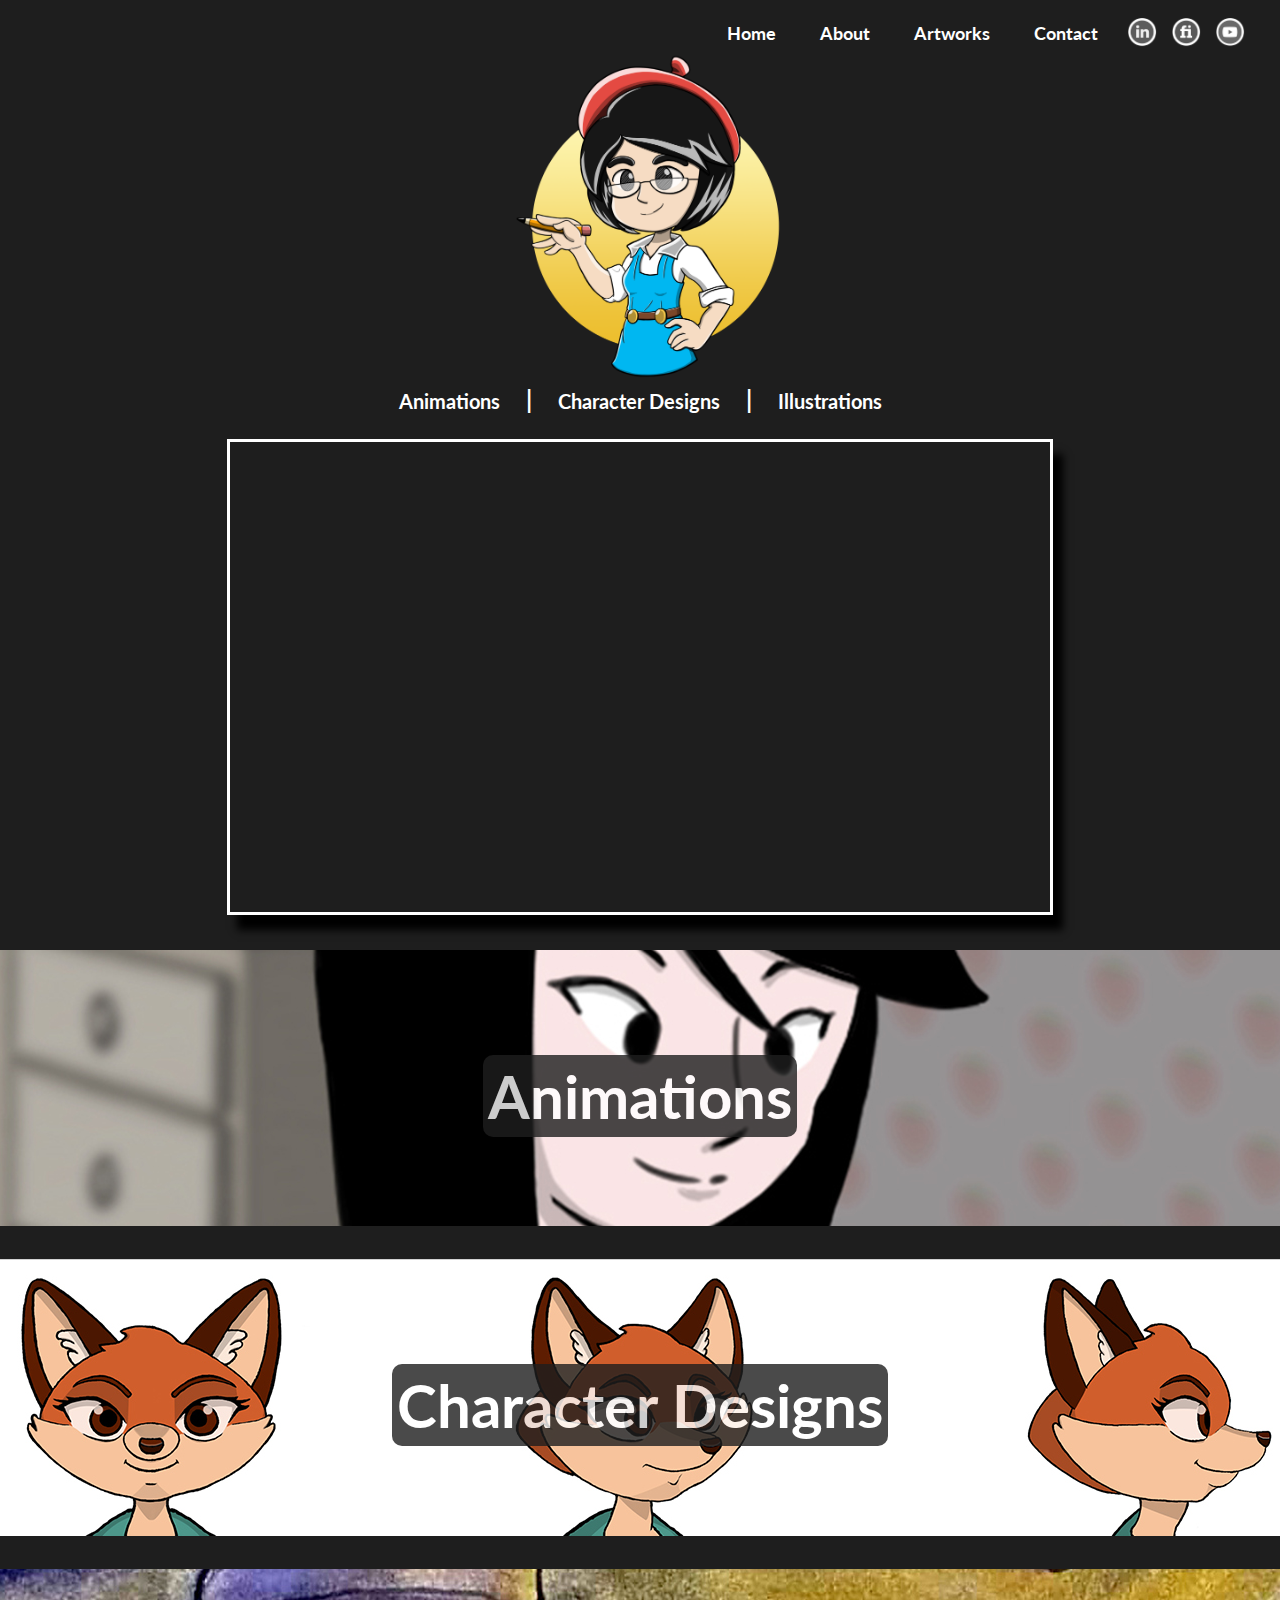
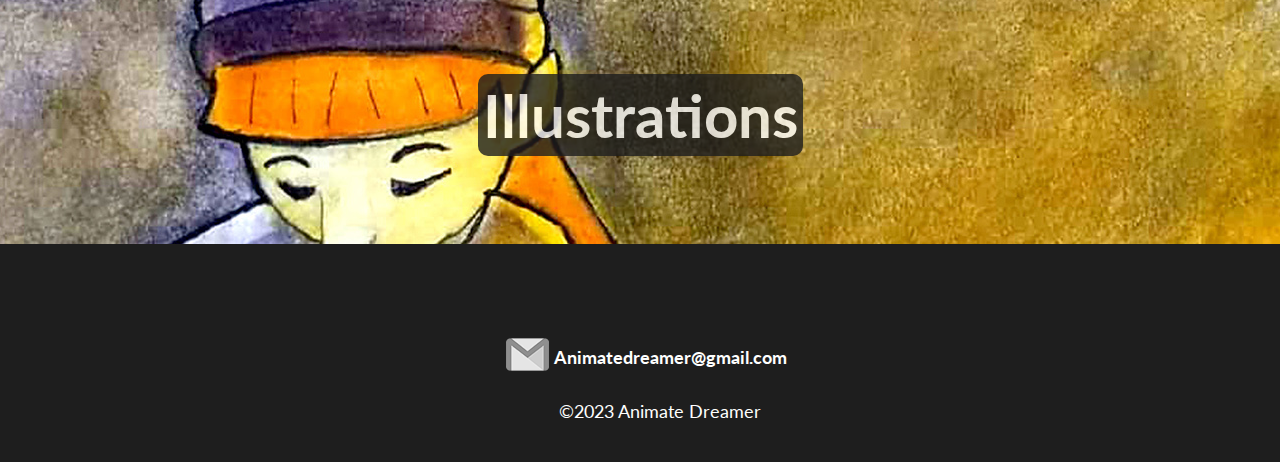
<file: index.html>
<!DOCTYPE html>
<html lang="en">

<head>

    <!-- Global site tag (gtag.js) - Google Analytics -->
    <script async src="https://www.googletagmanager.com/gtag/js?id=G-M5K3HY1D6K"></script>
    <script>
        window.dataLayer = window.dataLayer || [];

        function gtag() {
            dataLayer.push(arguments);
        }
        gtag('js', new Date());

        gtag('config', 'G-M5K3HY1D6K');
    </script>

    <meta charset="UTF-8">
    <meta name="keywords" content="animate dreamer tiffany liu porfolio animation artworks character design illustration" />
    <meta name="description" content="A place where your creative dream becomes alive through art and animation. Here you can find afforable and high quality artworks for 2D animation, character design and illustration." />
    <meta name="viewport" content="width=device-width, initial-scale=1.0">
    <title>Animate Dreamer</title>

    <!--CSS-->
    <link rel="icon" type="image/png" href="image/favicon.png" />
    <link rel="apple-touch-icon" sizes="57x57" href="image/favicon-57x57.png">
    <link rel="apple-touch-icon" sizes="72x72" href="image/favicon-72x72.png">
    <link rel="apple-touch-icon" sizes="114x114" href="image/favicon-114x114.png">
    <link rel="apple-touch-icon" sizes="144x144" href="image/favicon-144x144.png">
    <link href="css/style.css" type="text/css" rel="stylesheet" />
    <link href="css/hamburger.css" type="text/css" rel="stylesheet" />
    <link href="https://fonts.googleapis.com/css2?family=Lato:wght@400;700;900&display=swap" rel="stylesheet">

</head>

<body>
    <header>
        <nav id="desktopNav">
            <a href="index.html">Home</a>
            <a href="about.html">About</a>
            <a href="artworks.html">Artworks</a>
            <a href="contact.html">Contact</a>

        </nav>
        <nav class="navbar" id="mobileNav">
            <div class="dropdown">
                <button class="dropbtn" onclick="myFunction()">
                    <img src="image/drop.png" alt="Dropdown"  title="Dropdown" />
                    <i class="fa fa-caret-down"></i>
                </button>
                <div class="dropdown-content" id="myDropdown">
                    <ul>
                        <li class="link_about">
                            <a href="about.html" class="navText">About</a>
                        </li>
                        <li class="link_classes">
                            <a href="artworks.html" class="navText">Artworks</a>
                        </li>
                        <li class="link_classes">
                            <a href="contact.html" class="navText">Contact</a>
                        </li>

                    </ul>
                </div>
            </div>
        </nav>

        <div class="social-media">
            <a href="https://www.linkedin.com/in/tiffany-liu-54798492/" target="_blank"><img class="linkedin" src="image/linkedin.png" alt="Linkedin" title="Linkedin" width="30" /></a>

            <a href="https://www.fiverr.com/animate_dreamer?up_rollout=true" target="_blank"><img class="fiverr" src="image/fiverr.png" alt="Fiverr" title="Fiverr" width="30" /></a>

            <a href="https://www.youtube.com/channel/UCfQ_kXtpGhRUOeGMSAev6MQ" target="_blank"><img class="youtube" src="image/youtube.png" alt="Youtube" title="Youtube" width="30" /></a>
        </div>

    </header>

    <main>
        <div class="container" id="home">

            <img class="main-logo" src="image/profile-artist.png" alt="Tiffany Liu" title="Tiffany Liu" />

            <div class="shortcut">
                <a href="artworks.html#animations">Animations</a>
                <div class="divider">|</div>
                <a href="artworks.html#character-designs">Character Designs</a>
                <div class="divider">|</div>
                <a href="artworks.html#illustrations">Illustrations</a>
            </div>

        </div>

        <div>
            <div class="demo-reel">
                <iframe title="vimeo-player" src="https://player.vimeo.com/video/781603347?h=96ae4d09d8" width="820" height="470" frameborder="0" allowfullscreen></iframe>
            </div>
        </div>

        <div class="container">
            <h1 class="banner-title">Animations</h1>
            <div class="banners">
                <a href="artworks.html#animations"><img src="image/banner1.jpg" alt="Animation Banner" title="Animation Banner" /></a>
            </div>
        </div>

        <div class="container">
            <h1 class="banner-title">Character Designs</h1>
            <div class="banners">
                <a href="artworks.html#character-designs"><img src="image/banner2.jpg" alt="Character Design Banner" title="Character Design Banner" /></a>
            </div>
        </div>

        <div class="container">
            <h1 class="banner-title">Illustrations</h1>
            <div class="banners">
                <a href="artworks.html#illustrations"><img src="image/banner3.jpg" alt="Illustration Banner" title="Illustration Banner" /></a>
            </div>
        </div>

    </main>

    <footer id="footer">

        <div class="social-media-mobile">
            <a href="https://www.linkedin.com/in/tiffany-liu-54798492/" target="_blank"><img class="linkedin" src="image/linkedin.png" alt="Linkedin" title="Linkedin" width="50" /></a>
            <a href="https://tiffanyliu11.artstation.com/" target="_blank"><img class="artstation" src="image/artstation.png" alt="Artstation" title="Artstation" width="50" /></a>
            <a href="https://www.fiverr.com/animate_dreamer?up_rollout=true" target="_blank"><img class="fiverr" src="image/fiverr.png" alt="Fiverr" title="Fiverr" width="50" /></a>
            <a href="https://www.youtube.com/channel/UCfQ_kXtpGhRUOeGMSAev6MQ" target="_blank"><img class="youtube" src="image/youtube.png" alt="Youtube" title="Youtube" width="50" /></a>
        </div>

        <div>
            <div class="email">
                <a href="https://mail.google.com/mail/u/0/?view=cm&fs=1&to=animatedreamer@gmail.com&tf=1" target="_blank"><img src="image/footer-email.png" alt="Email icon" title="Email icon" /></a>
                <a href="https://mail.google.com/mail/u/0/?view=cm&fs=1&to=animatedreamer@gmail.com&tf=1" target="_blank">Animatedreamer@gmail.com</a>
            </div>
            <p class="footer">©2023 Animate Dreamer</p>
        </div>

    </footer>

    <!--Scripts-->
    <script src="scripts/scripts.js"></script>

</body>

</html>
</file>
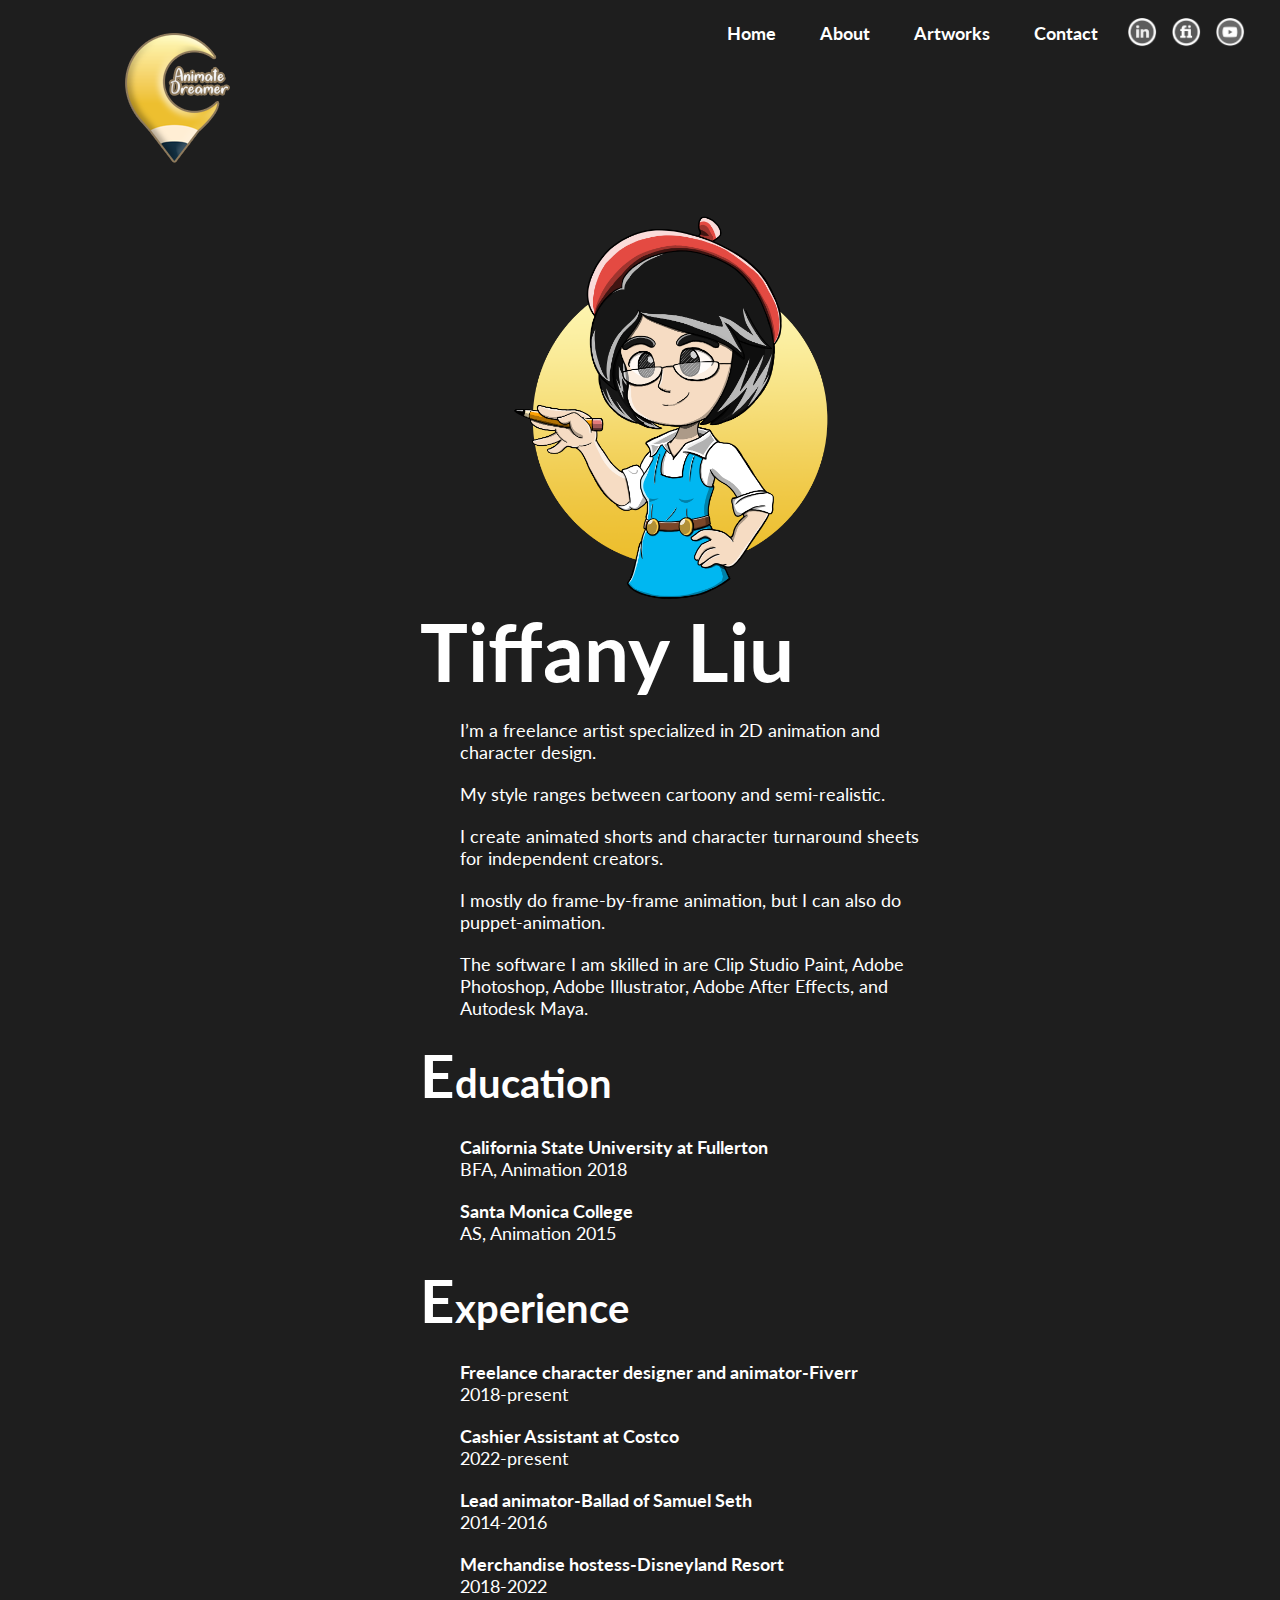
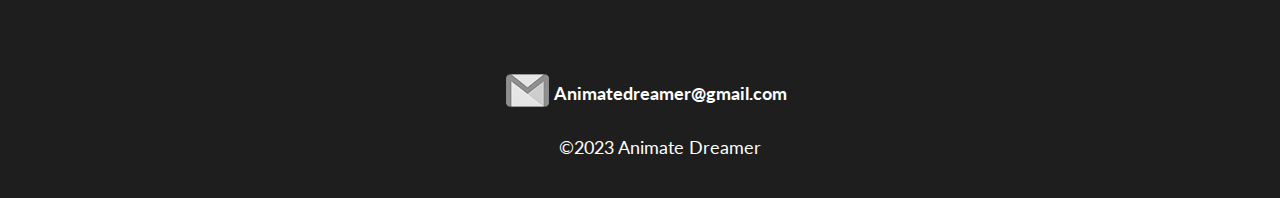
<file: about.html>
<!DOCTYPE html>
<html lang="en">

<head>

    <!-- Global site tag (gtag.js) - Google Analytics -->
    <script async src="https://www.googletagmanager.com/gtag/js?id=G-M5K3HY1D6K"></script>
    <script>
        window.dataLayer = window.dataLayer || [];

        function gtag() {
            dataLayer.push(arguments);
        }
        gtag('js', new Date());

        gtag('config', 'G-M5K3HY1D6K');
    </script>

    <meta charset="UTF-8">
    <meta name="viewport" content="width=device-width, initial-scale=1.0">
    <title>About</title>

    <!--CSS-->
    <link rel="icon" type="image/png" href="image/favicon.png" />
    <link rel="apple-touch-icon" sizes="57x57" href="image/favicon-57x57.png">
    <link rel="apple-touch-icon" sizes="72x72" href="image/favicon-72x72.png">
    <link rel="apple-touch-icon" sizes="114x114" href="image/favicon-114x114.png">
    <link rel="apple-touch-icon" sizes="144x144" href="image/favicon-144x144.png">
    <link href="css/style.css" type="text/css" rel="stylesheet" />
    <link href="css/hamburger.css" type="text/css" rel="stylesheet" />
    <link href="https://fonts.googleapis.com/css2?family=Lato:wght@400;700;900&display=swap" rel="stylesheet">

</head>

<body>

    <header>
        <a href="index.html"><img class="logo" src="image/logo-small.png" alt="Home" title="Home" /></a>
        <nav id="desktopNav">
            <a href="index.html">Home</a>
            <a href="about.html">About</a>
            <a href="artworks.html">Artworks</a>
            <a href="contact.html">Contact</a>

        </nav>
        <nav class="navbar" id="mobileNav">
            <div class="dropdown">
                <button class="dropbtn" onclick="myFunction()">
                    <img src="image/drop.png" alt="Dropdown"  title="Dropdown" />
                    <i class="fa fa-caret-down"></i>
                </button>
                <div class="dropdown-content" id="myDropdown">
                    <ul>
                        <li class="link_classes">
                            <a href="index.html" class="navText">Home</a>
                        </li>

                        <li class="link_classes">
                            <a href="artworks.html" class="navText">Artworks</a>
                        </li>

                        <li class="link_classes">
                            <a href="contact.html" class="navText">Contact</a>
                        </li>

                    </ul>
                </div>
            </div>
        </nav>

        <div class="social-media">
            <a href="https://www.linkedin.com/in/tiffany-liu-54798492/" target="_blank"><img class="linkedin" src="image/linkedin.png" alt="Linkedin" title="Linkedin" width="30" /></a>

            <a href="https://www.fiverr.com/animate_dreamer?up_rollout=true" target="_blank"><img class="fiverr" src="image/fiverr.png" alt="Fiverr" title="Fiverr" width="30" /></a>

            <a href="https://www.youtube.com/channel/UCfQ_kXtpGhRUOeGMSAev6MQ" target="_blank"><img class="youtube" src="image/youtube.png" alt="Youtube" title="Youtube" width="30" /></a>
        </div>

    </header>

    <main>
        <img class="profile" src="image/profile-artist.png" alt="Tiffany Liu" title="Tiffany Liu" />
        <div id="aboutsplit">
            <section class="summary">
                <h1>Tiffany Liu</h1>
                <p>I’m a freelance artist specialized in 2D animation and character design.</p>
                <p>My style ranges between cartoony and semi-realistic.</p>
                <p>I create animated shorts and character turnaround sheets for independent creators.</p>
                <p>I mostly do frame-by-frame animation, but I can also do puppet-animation.</p>
                <p>The software I am skilled in are Clip Studio Paint, Adobe Photoshop, Adobe Illustrator, Adobe After Effects, and Autodesk Maya.</p>

                <h2 class="education">Education</h2>
                <p><strong>California State University at Fullerton</strong><br /> BFA, Animation 2018</p>
                <p><strong>Santa Monica College</strong><br /> AS, Animation 2015</p>

                <h2 class="experience">Experience</h2>
                <p><strong>Freelance character designer and animator-Fiverr</strong><br />2018-present</p>
                <p><strong>Cashier Assistant at Costco</strong><br /> 2022-present</p>
                <p><strong>Lead animator-Ballad of Samuel Seth</strong><br /> 2014-2016</p>
                <p><strong>Merchandise hostess-Disneyland Resort</strong><br /> 2018-2022</p>

            </section>
        </div>

    </main>

    <footer id="footer">

        <div class="social-media-mobile">
            <a href="https://www.linkedin.com/in/tiffany-liu-54798492/" target="_blank"><img class="linkedin" src="image/linkedin.png" alt="Linkedin" title="Linkedin" width="50" /></a>
            <a href="https://tiffanyliu11.artstation.com/" target="_blank"><img class="artstation" src="image/artstation.png" alt="Artstation" title="Artstation" width="50" /></a>
            <a href="https://www.fiverr.com/animate_dreamer?up_rollout=true" target="_blank"><img class="fiverr" src="image/fiverr.png" alt="Fiverr" title="Fiverr" width="50" /></a>
            <a href="https://www.youtube.com/channel/UCfQ_kXtpGhRUOeGMSAev6MQ" target="_blank"><img class="youtube" src="image/youtube.png" alt="Youtube" title="Youtube" width="50" /></a>
        </div>

        <div>
            <div class="email">
                <a href="https://mail.google.com/mail/u/0/?view=cm&fs=1&to=animatedreamer@gmail.com&tf=1" target="_blank"><img src="image/footer-email.png" alt="Email icon" title="Email icon" /></a>
                <a href="https://mail.google.com/mail/u/0/?view=cm&fs=1&to=animatedreamer@gmail.com&tf=1" target="_blank">Animatedreamer@gmail.com</a>
            </div>
            <p class="footer">©2023 Animate Dreamer</p>
        </div>

    </footer>

    <!--Scripts-->
    <script src="scripts/scripts.js"></script>
</body>

</html>
</file>
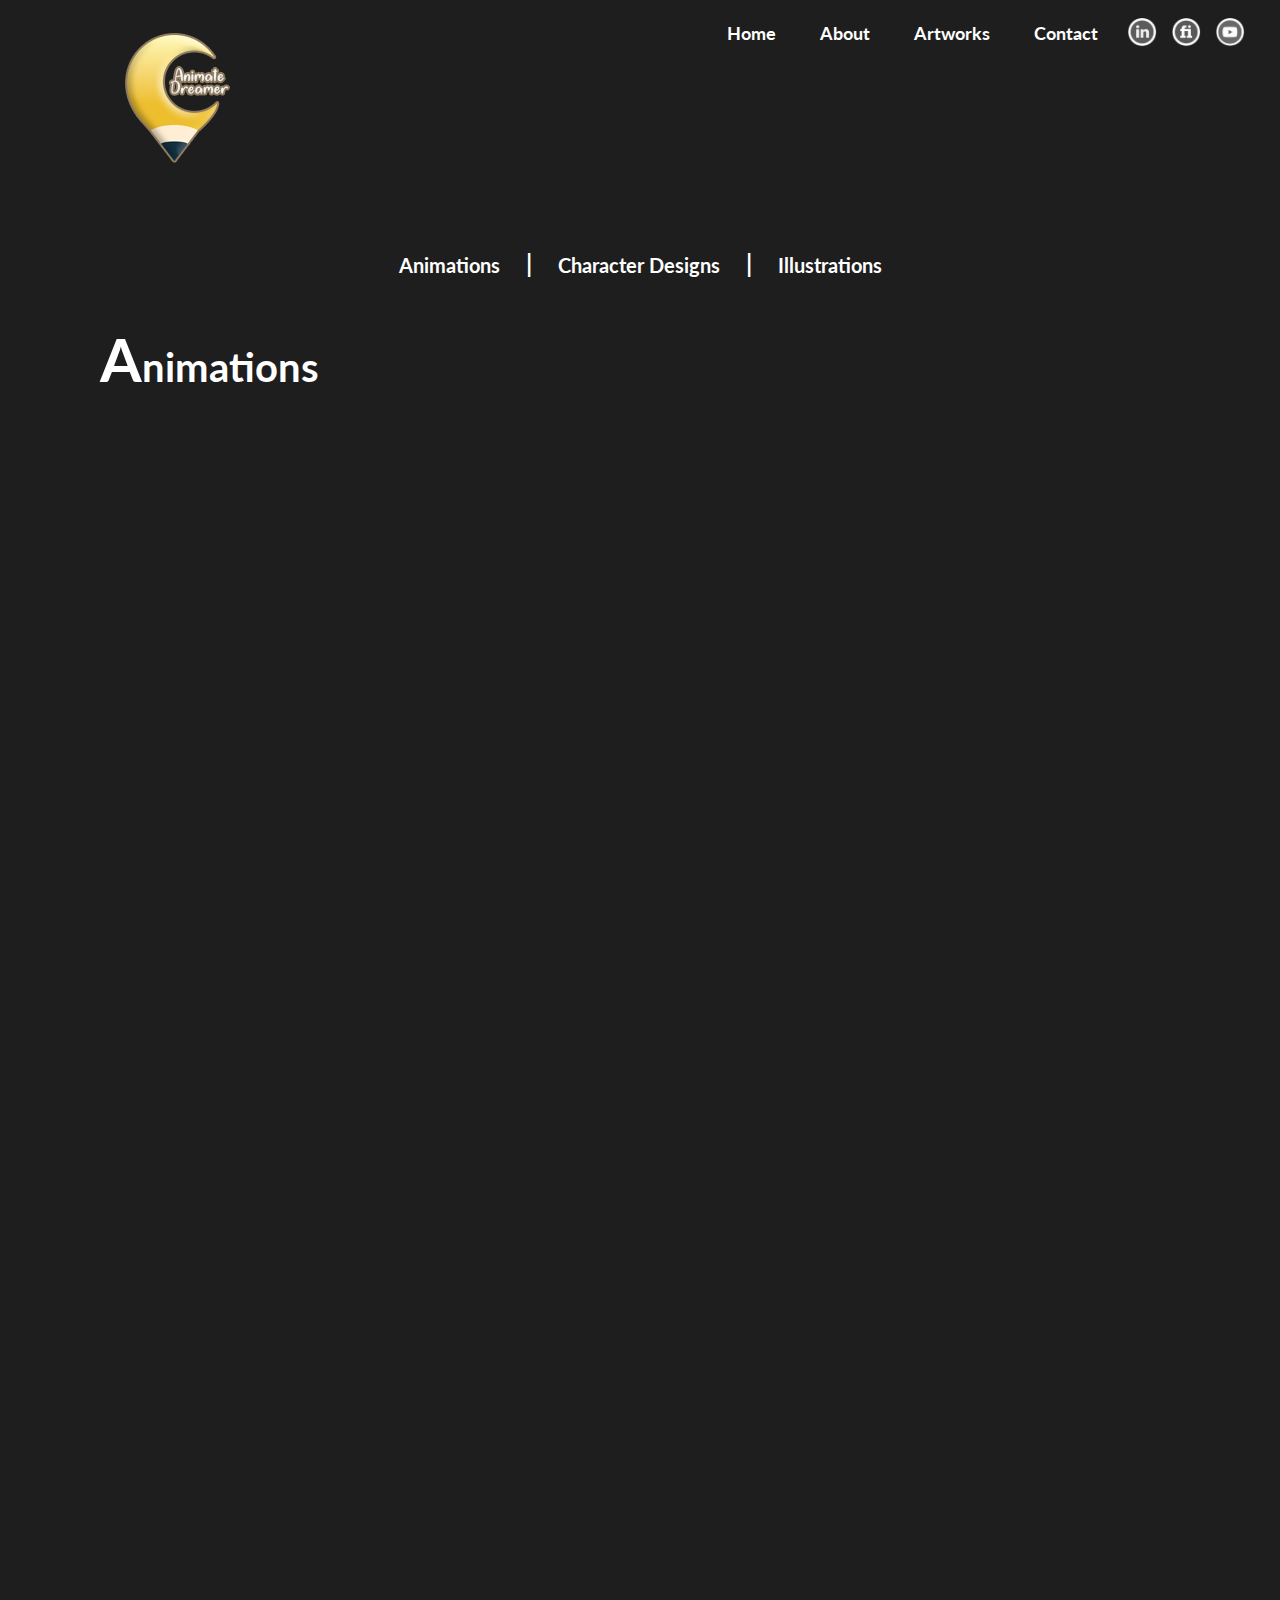
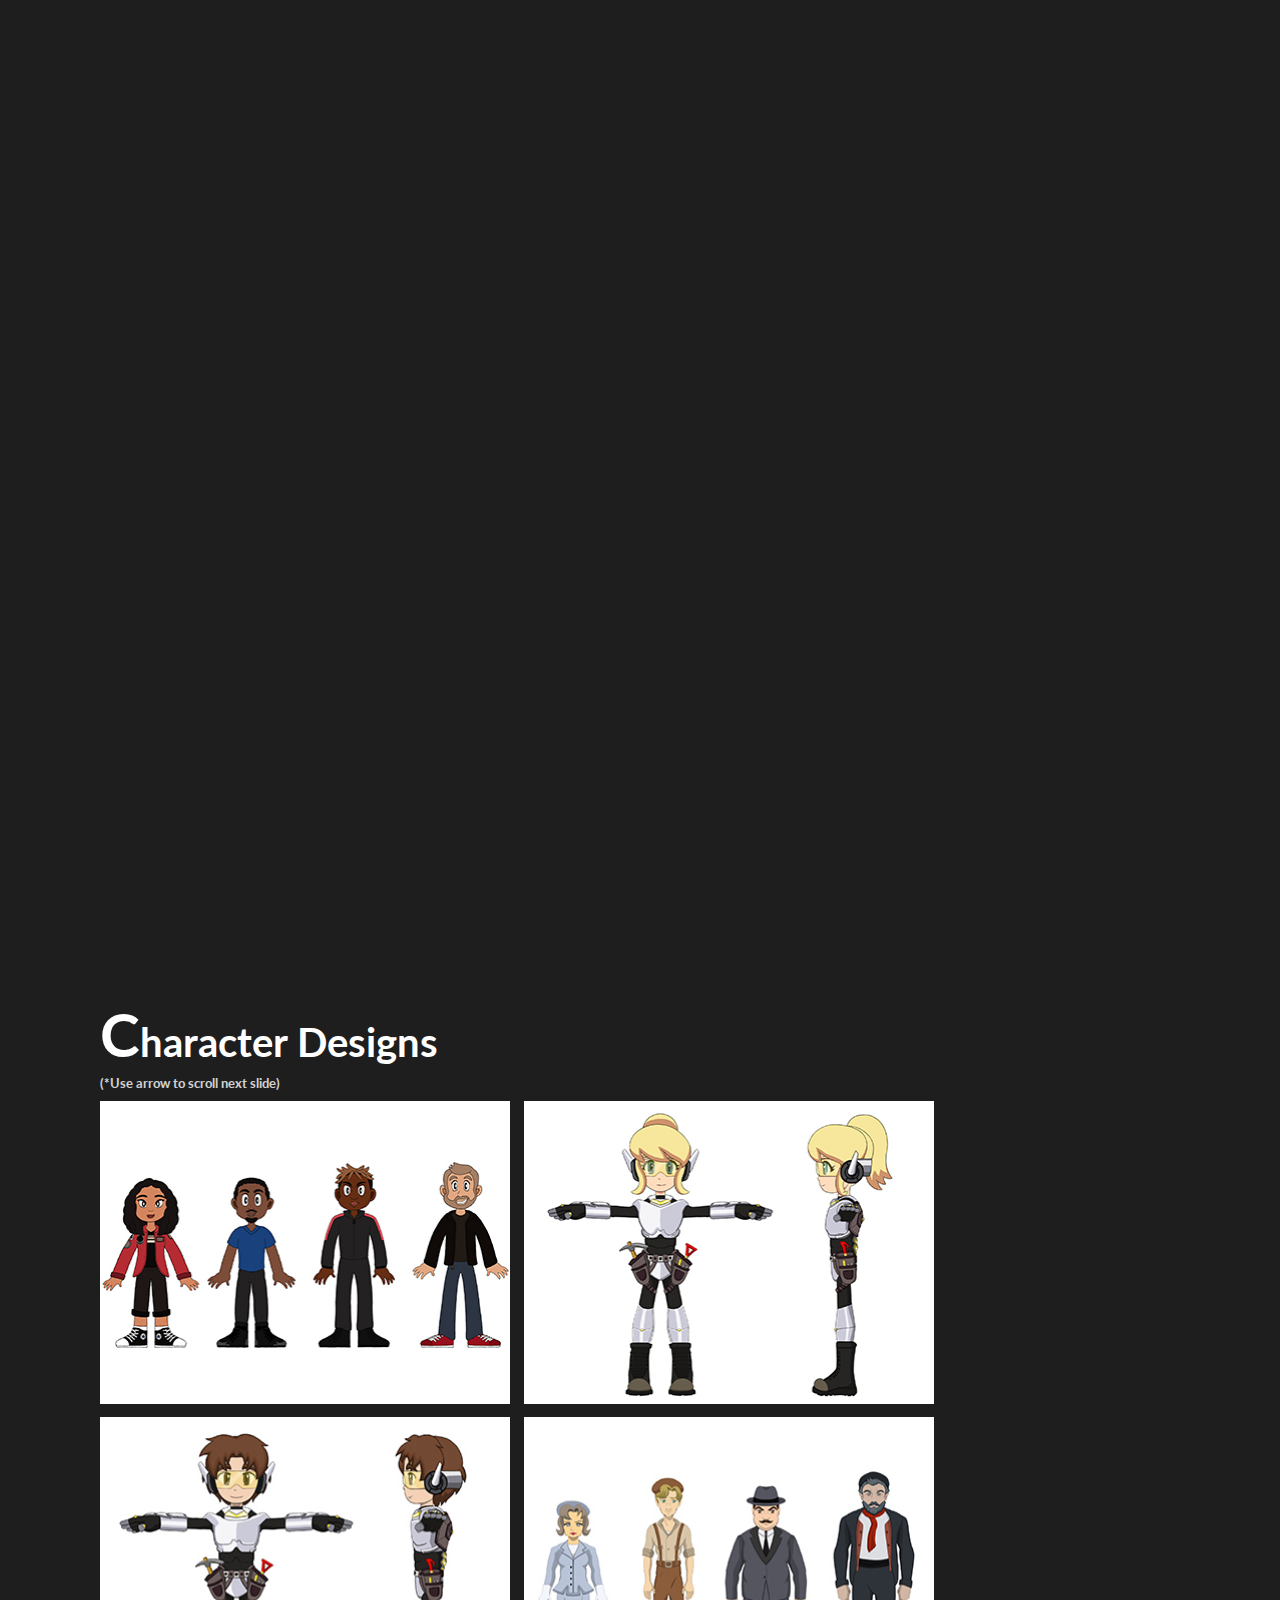
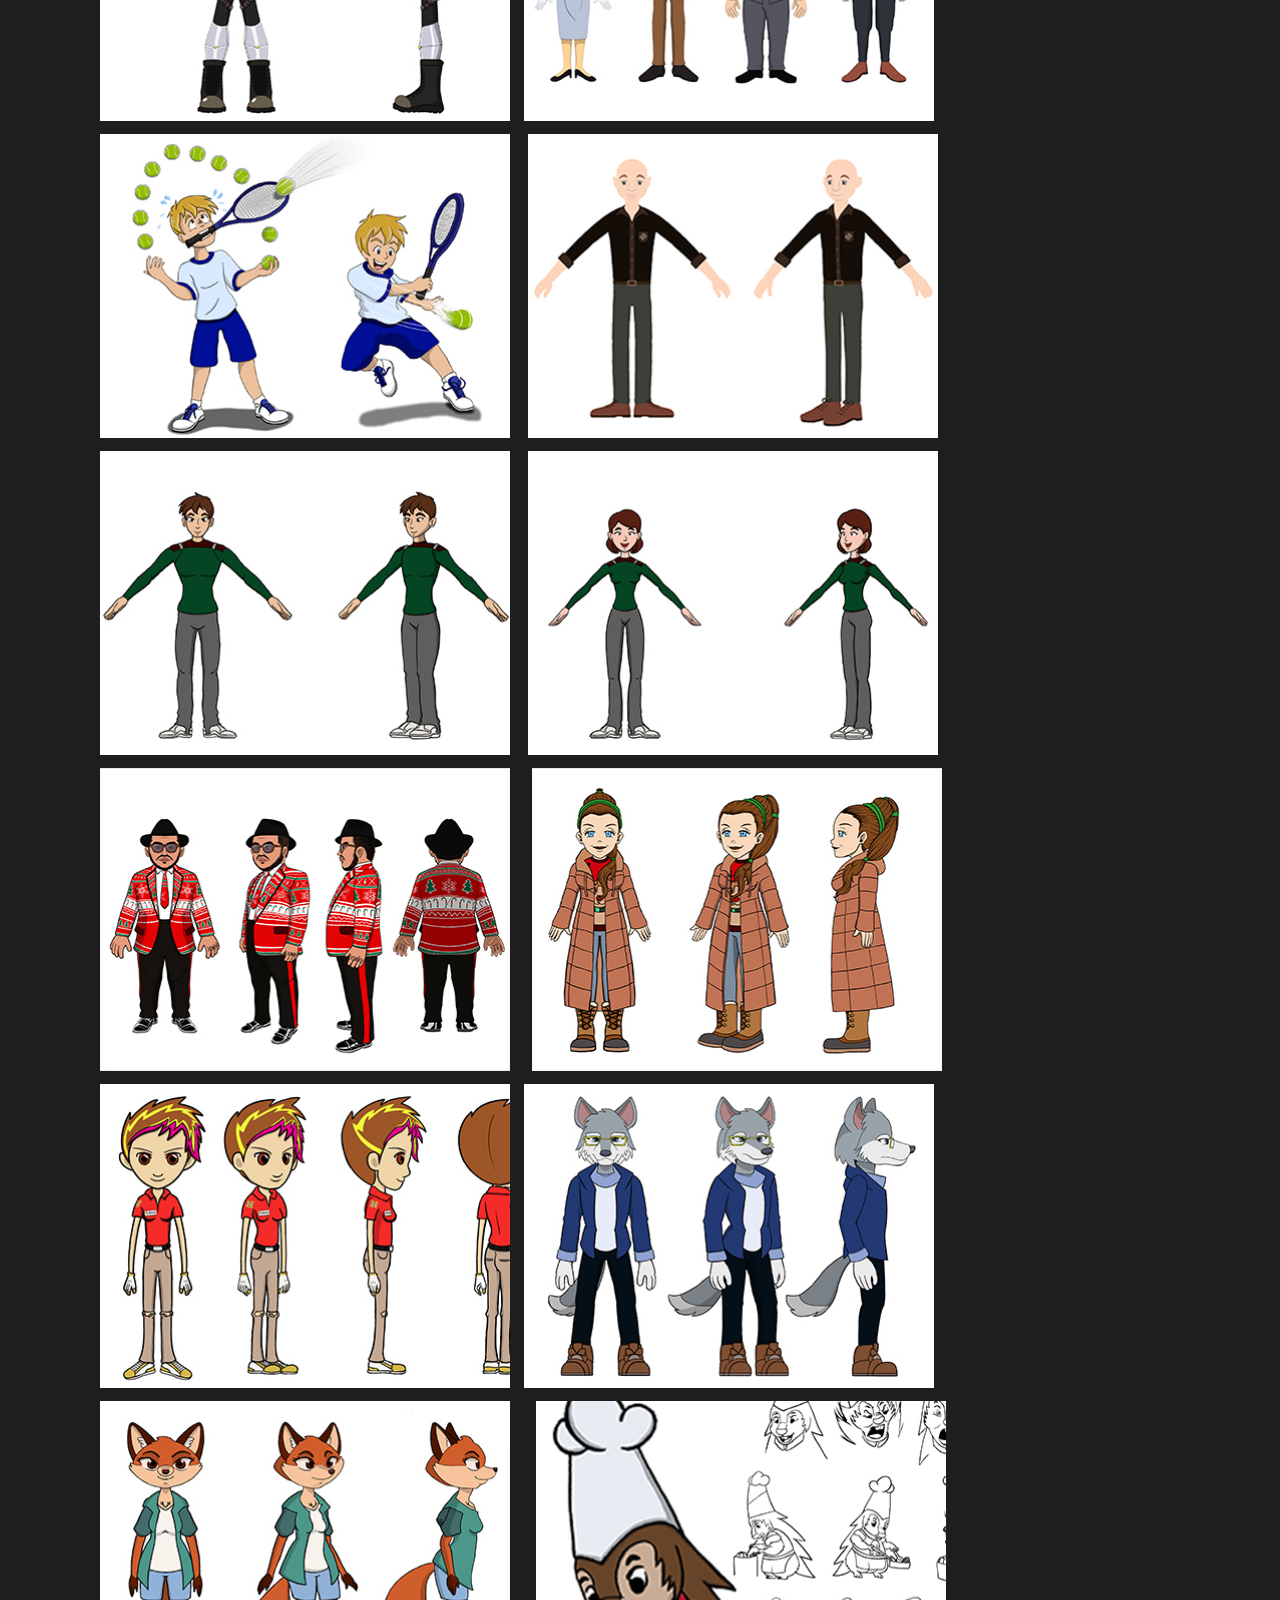
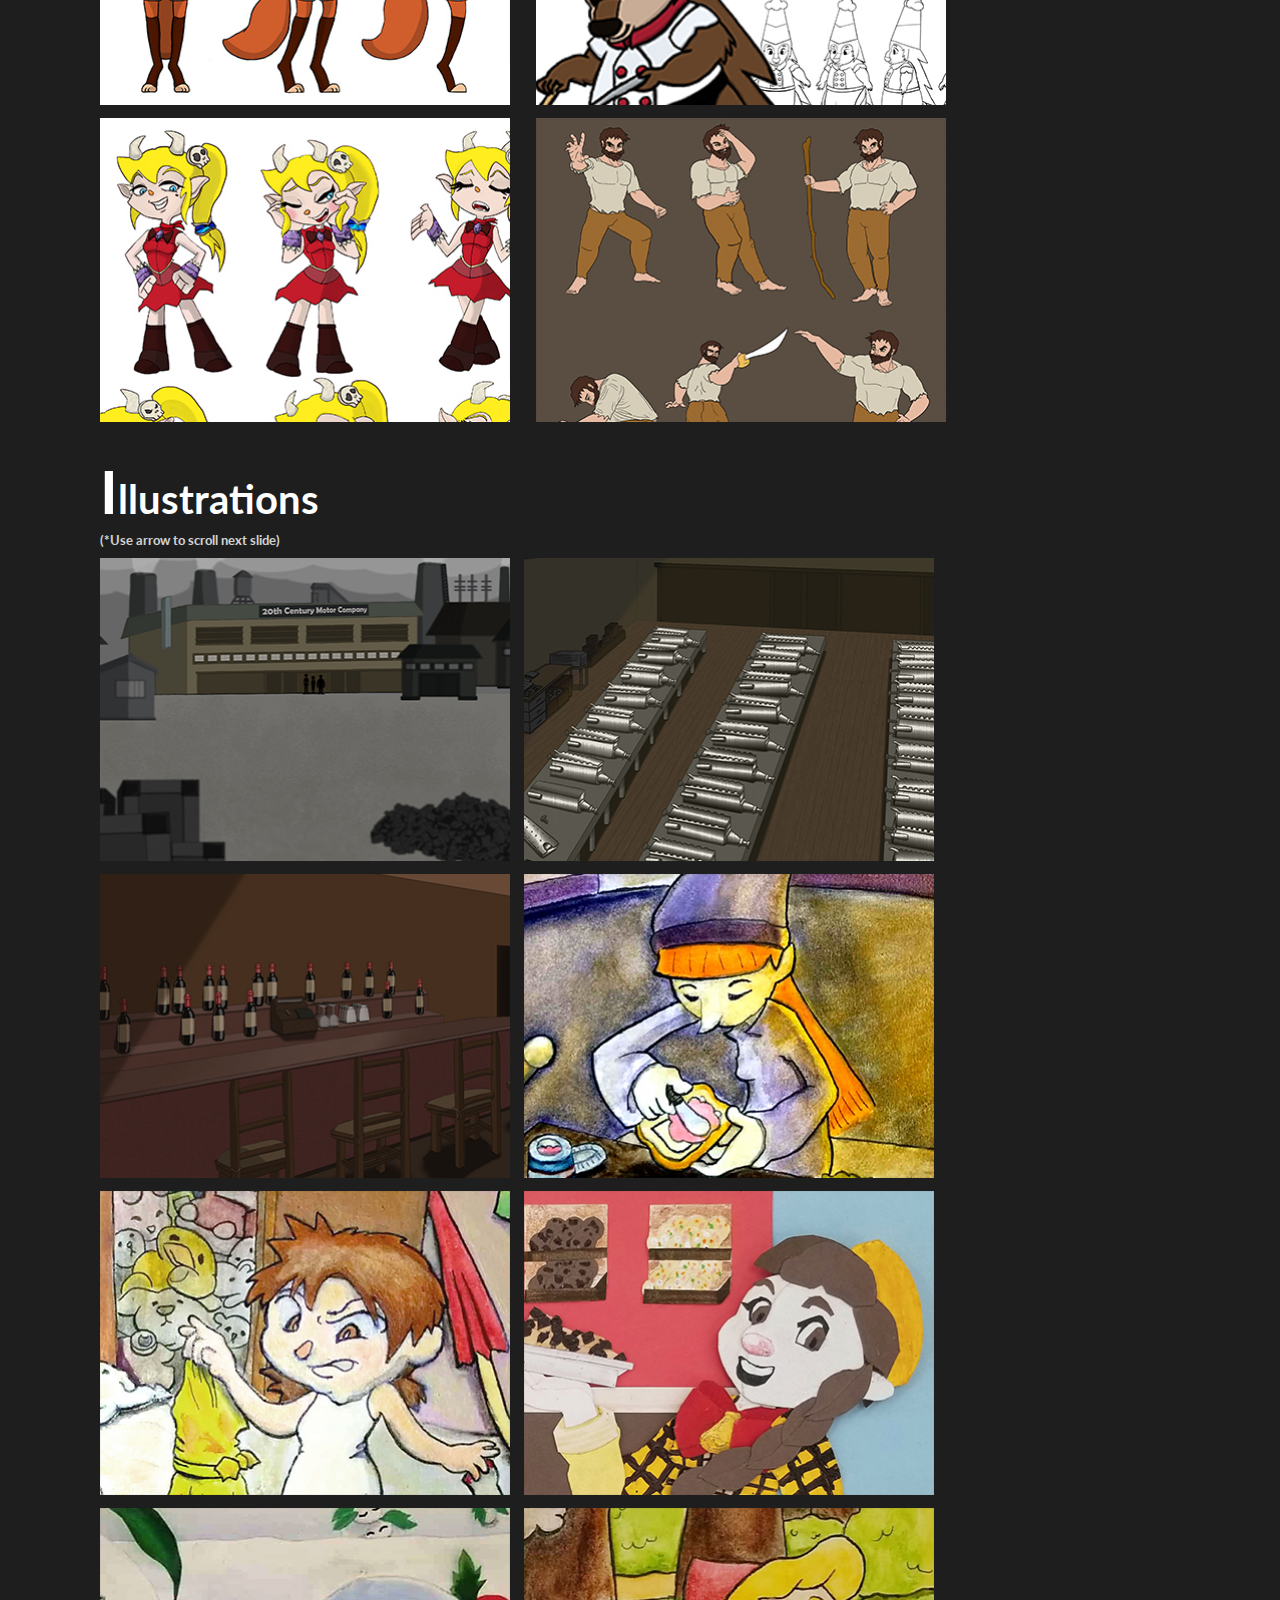
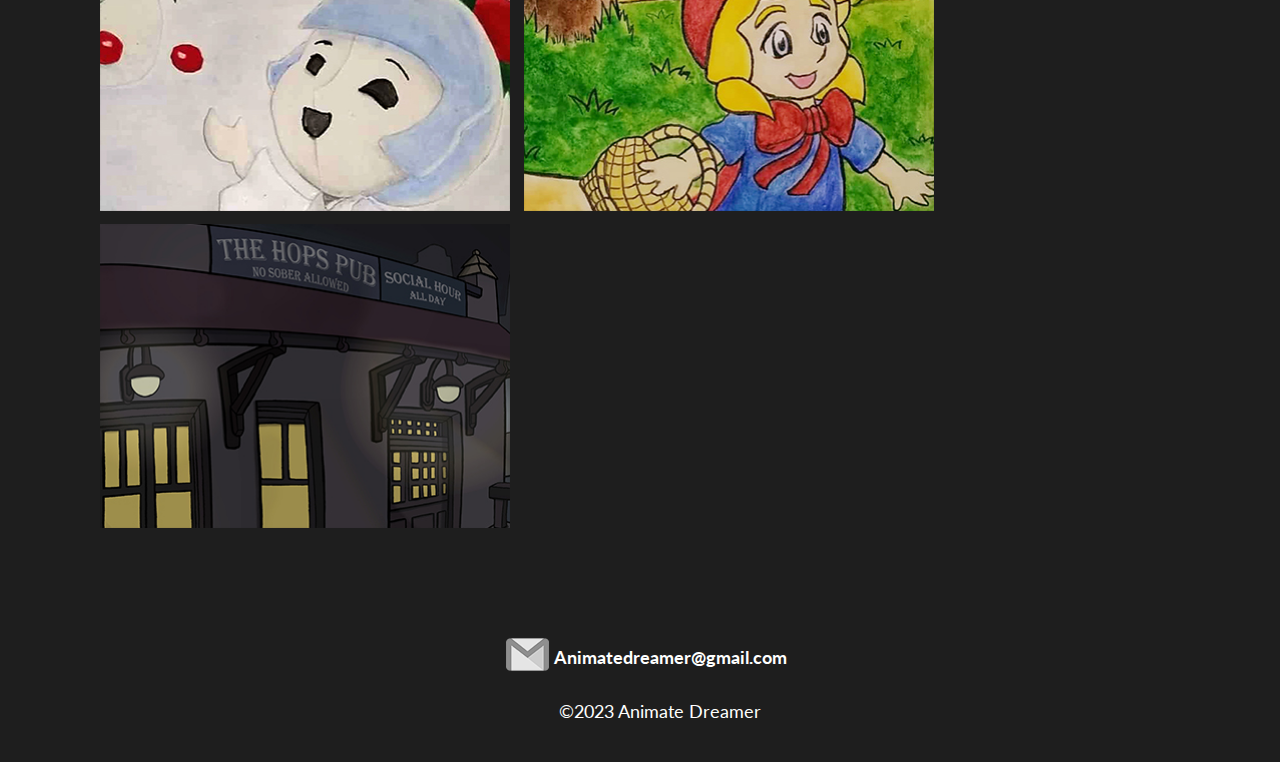
<file: artworks.html>
<!DOCTYPE html>
<html lang="en">

<head>

    <!-- Global site tag (gtag.js) - Google Analytics -->
    <script async src="https://www.googletagmanager.com/gtag/js?id=G-M5K3HY1D6K"></script>
    <script>
        window.dataLayer = window.dataLayer || [];

        function gtag() {
            dataLayer.push(arguments);
        }
        gtag('js', new Date());

        gtag('config', 'G-M5K3HY1D6K');
    </script>

    <meta charset="UTF-8">
    <meta name="viewport" content="width=device-width, initial-scale=1.0">
    <title>Artworks</title>

    <!--CSS-->
    <link rel="icon" type="image/png" href="image/favicon.png" />
    <link rel="apple-touch-icon" sizes="57x57" href="image/favicon-57x57.png">
    <link rel="apple-touch-icon" sizes="72x72" href="image/favicon-72x72.png">
    <link rel="apple-touch-icon" sizes="114x114" href="image/favicon-114x114.png">
    <link rel="apple-touch-icon" sizes="144x144" href="image/favicon-144x144.png">
    <link href="css/style.css" type="text/css" rel="stylesheet" />
    <link href="css/hamburger.css" type="text/css" rel="stylesheet" />
    <link href="https://fonts.googleapis.com/css2?family=Lato:wght@400;700;900&display=swap" rel="stylesheet">

    <link rel="stylesheet" href="css/lightgallery.css">
    <link rel="stylesheet" href="scripts/dist/css/lightgallery.min.css">

    <script src="scripts/dist/js/lightgallery.min.js"></script>

</head>

<body>
    <header>
        <a href="index.html"><img class="logo" src="image/logo-small.png" alt="Home" title="Home" /></a>
        <nav id="desktopNav">
            <a href="index.html">Home</a>
            <a href="about.html">About</a>
            <a href="artworks.html">Artworks</a>
            <a href="contact.html">Contact</a>

        </nav>
        <nav class="navbar" id="mobileNav">
            <div class="dropdown">
                <button class="dropbtn" onclick="myFunction()">
                    <img src="image/drop.png" alt="Dropdown"  title="Dropdown" />
                    <i class="fa fa-caret-down"></i>
                </button>
                <div class="dropdown-content" id="myDropdown">
                    <ul>
                        <li class="link_classes">
                            <a href="index.html" class="navText">Home</a>
                        </li>

                        <li class="link_classes">
                            <a href="about.html" class="navText">About</a>
                        </li>

                        <li class="link_classes">
                            <a href="contact.html" class="navText">Contact</a>
                        </li>

                    </ul>
                </div>
            </div>
        </nav>

        <div class="social-media">
            <a href="https://www.linkedin.com/in/tiffany-liu-54798492/" target="_blank"><img class="linkedin" src="image/linkedin.png" alt="Linkedin" title="Linkedin" width="30" /></a>

            <a href="https://www.fiverr.com/animate_dreamer?up_rollout=true" target="_blank"><img class="fiverr" src="image/fiverr.png" alt="Fiverr" title="Fiverr" width="30" /></a>

            <a href="https://www.youtube.com/channel/UCfQ_kXtpGhRUOeGMSAev6MQ" target="_blank"><img class="youtube" src="image/youtube.png" alt="Youtube" title="Youtube" width="30" /></a>
        </div>

    </header>

    <main class="art">
        <div class="container" id="home">

            <div class="shortcut">
                <a href="artworks.html#animations">Animations</a>
                <div class="divider">|</div>
                <a href="artworks.html#character-designs">Character Designs</a>
                <div class="divider">|</div>
                <a href="artworks.html#illustrations">Illustrations</a>
            </div>

        </div>

        <div class="artworks">
            <section id="animations">
                <h2 class="artwork-names">Animations</h2>
                <iframe class="vimeo" width="560" height="315" src="https://www.youtube.com/embed/JM-Lgqgn_IU" title="YouTube video player" frameborder="0" allow="accelerometer; autoplay; clipboard-write; encrypted-media; gyroscope; picture-in-picture; web-share" allowfullscreen></iframe>
                <iframe class="vimeo" width="560" height="315" src="https://www.youtube.com/embed/oCNvT-ctOpI" title="YouTube video player" frameborder="0" allow="accelerometer; autoplay; clipboard-write; encrypted-media; gyroscope; picture-in-picture" allowfullscreen></iframe>
                <iframe class="vimeo" src="https://player.vimeo.com/video/688210154?h=2a1bbf1935" frameborder="0" allow="autoplay; fullscreen; picture-in-picture" allowfullscreen></iframe>
                <iframe class="vimeo" src="https://player.vimeo.com/video/512039231" frameborder="0" allow="autoplay; fullscreen; picture-in-picture" allowfullscreen></iframe>
                <iframe class="vimeo" src="https://player.vimeo.com/video/512041404" frameborder="0" allow="autoplay; fullscreen; picture-in-picture" allowfullscreen></iframe>
                <iframe class="vimeo" src="https://player.vimeo.com/video/418764228" frameborder="0" allow="autoplay; fullscreen; picture-in-picture" allowfullscreen></iframe>
                <iframe class="vimeo" src="https://player.vimeo.com/video/508927953" frameborder="0" allow="autoplay; fullscreen; picture-in-picture" allowfullscreen></iframe>
                <iframe class="vimeo" src="https://player.vimeo.com/video/503889878" frameborder="0" allow="autoplay; fullscreen; picture-in-picture" allowfullscreen></iframe>
                <iframe class="vimeo" src="https://player.vimeo.com/video/503889673" frameborder="0" allow="autoplay; fullscreen; picture-in-picture" allowfullscreen></iframe>
                <iframe class="vimeo" src="https://player.vimeo.com/video/260174386" frameborder="0" allow="autoplay; fullscreen; picture-in-picture" allowfullscreen></iframe>
                <iframe class="vimeo" src="https://player.vimeo.com/video/98466620" frameborder="0" allow="autoplay; fullscreen; picture-in-picture" allowfullscreen></iframe>

                <section id="character-designs">
                    <h2 class="artwork-names">Character Designs</h2>
                    <h5>(*Use arrow to scroll next slide)</h5>
                    <div id="lightgallery">

                        <a href="image/character-design/car/car-characters.jpg">
                            <img src="image/character-design/car/car-thumb.jpg" alt="Car Animation characters (2021)" title="Car Animation characters (2021)">
                        </a>

                        <a href="image/character-design/game-characters/female-character/female-character-turnaround.jpg">
                            <img src="image/character-design/game-characters/female-character/female-thumb.jpg" alt="Female Game Character (2021)" title="Female Game Character (2021)">
                            <a href="image/character-design/game-characters/female-character/female-character-turnaround-no armor.jpg"></a>
                        </a>

                        <a href="image/character-design/game-characters/male-character/male-character-turnaround.jpg">
                            <img src="image/character-design/game-characters/male-character/male-thumb.jpg" alt="Male Game Character (2021)" title="Male Game Character (2021)">
                            <a href="image/character-design/game-characters/male-character/male-character-turnaround-no armor.jpg"></a>
                        </a>

                        <a href="image/character-design/factory/main.jpg">
                            <img src="image/character-design/factory/main-thumb.jpg" alt="Factory Animation-main characters (2021)" title="Factory Animation-main characters (2021)">
                        </a>

                        <a href="image/character-design/tennis-boy/together-coach.jpg">
                            <img src="image/character-design/tennis-boy/coach-thumb.jpg" alt="Tennis Coach (2021)" title="Tennis Coach (2021)">
                            <a href="image/character-design/tennis-boy/panic-coach.jpg"></a>
                            <a href="image/character-design/tennis-boy/happy-coach.jpg"></a>
                        </a>

                        <a href="image/character-design/caricature-man/caricature-man-turnaround.jpg">
                            <img src="image/character-design/caricature-man/caricature-man-thumb.jpg" alt="Caricature-man (2021)" title="Caricature-man (2021)">
                            <a href="image/character-design/caricature-man/caricature-man-expressions.jpg"></a>
                        </a>

                        <a href="image/character-design/man/man-turnaround.jpg">
                            <img src="image/character-design/man/man-thumb.jpg" alt="Generic Male Character (2020)" title="Generic Male Character (2020)">
                            <a href="image/character-design/man/man-expressions.jpg"></a>
                            <a href="image/character-design/man/man-mouth-poses.jpg"></a>
                        </a>

                        <a href="image/character-design/woman/woman-turnaround.jpg">
                            <img src="image/character-design/woman/woman-thumb.jpg" alt="Generic Female Character (2020)" title="Generic Female Character (2020)">
                            <a href="image/character-design/woman/woman-expressions.jpg"></a>
                            <a href="image/character-design/woman/woman-mouth-poses.jpg"></a>
                        </a>

                        <a href="image/character-design/kevin/kevin-turnaround.jpg">
                            <img src="image/character-design/kevin/kevin-thumb.jpg" alt="Kevin (2020)" title="Kevin (2020)">
                            <a href="image/character-design/kevin/kevin-turnaround-no-sunglasses.jpg"></a>
                            <a href="image/character-design/kevin/kevin-expressions.jpg"></a>
                            <a href="image/character-design/kevin/kevin-expressions-no-sunglasses.jpg"></a>
                        </a>

                        <a href="image/character-design/mom/mom-turnaround-coat.jpg">
                            <img src="image/character-design/mom/mom-thumb.jpg" alt="Woman in Christmas clothing (2020)" title="Woman in Christmas clothing (2020)">
                            <a href="image/character-design/mom/mom-turnaround-sweater.jpg"></a>
                            <a href="image/character-design/mom/mom-expressions.jpg"></a>
                        </a>

                        <a href="image/character-design/nora/nora-turnaround.jpg">
                            <img src="image/character-design/nora/nora-thumb.jpg" alt="Nora (2019)" title="Nora (2019)">
                        </a>

                        <a href="image/character-design/wolfgang/wolfgang-turnaround.jpg">
                            <img src="image/character-design/wolfgang/wolfgang-thumb.jpg" alt="Wolfgang Tusk (2019)" title="Wolfgang Tusk (2019)">
                            <a href="image/character-design/wolfgang/wolfgang-t-pose.jpg"></a>
                        </a>

                        <a href="image/character-design/roxie/roxie-turnaround.jpg">
                            <img src="image/character-design/roxie/roxie-thumb.jpg" alt="Roxie Fox (2019)" title="Roxie Fox (2019)">
                            <a href="image/character-design/roxie/roxie-expressions.jpg"></a>
                            <a href="image/character-design/roxie/roxie-mouths.jpg"></a>
                            <a href="image/character-design/roxie/roxie-poses.jpg"></a>
                            <a href="image/character-design/roxie/roxie-t-pose.jpg"></a>
                        </a>

                        <a href="image/character-design/kiefer/kiefer.jpg">
                            <img src="image/character-design/kiefer/kiefer-thumb.jpg" alt="Chief Kiefer (2018)" title="Chief Kiefer (2014)">
                        </a>

                        <a href="image/character-design/monica/monica-turnaround.jpg">
                            <img src="image/character-design/monica/monica-thumb.jpg" alt="Monica Ruby (2015)" title="Monica Ruby (2015)">
                            <a href="image/character-design/monica/monica-poses-line.jpg"></a>
                            <a href="image/character-design/monica/monica-poses-color.jpg"></a>
                            <a href="image/character-design/monica/monica-poses-color-line.jpg"></a>
                            <a href="image/character-design/monica/monica-poses.jpg"></a>
                        </a>

                        <a href="image/character-design/seth/seth.jpg">
                            <img src="image/character-design/seth/seth-thumb.jpg" alt="Samuel Seth (2014)" title="Samuel Seth (2014)">
                        </a>

                    </div>
                    <script>
                        lightGallery(document.getElementById('lightgallery'));
                    </script>
                </section>

                <section id="illustrations">
                    <h2 class="artwork-names ">Illustrations</h2>
                    <h5>(*Use arrow to scroll next slide)</h5>
                    <div id="lightgallery2">

                        <a href="image/illustration/factory-bg/factory-outside.jpg">
                            <img src="image/illustration/factory-bg/factory-outside-thumb.jpg" alt="Factory Animation-factory exterior (2021)" title="Factory Animation-factory exterior (2021)">
                        </a>

                        <a href="image/illustration/factory-bg/factory-inside.jpg">
                            <img src="image/illustration/factory-bg/factory-inside-thumb.jpg" alt="Factory Animation-factory interior (2021)" title="Factory Animation-factory interior (2021)">
                        </a>

                        <a href="image/illustration/factory-bg/bar.png">
                            <img src="image/illustration/factory-bg/bar-thumb.jpg" alt="Factory Animation-bar (2021)" title="Factory Animation-bar (2021)">
                        </a>

                        <a href="image/illustration/witch/witch.jpg">
                            <img src="image/illustration/witch/witch-thumb.jpg" alt="Cat and Sandwitch (2018)" title="Cat and Sandwitch (2018)">
                        </a>

                        <a href="image/illustration/messy/messy.jpg">
                            <img src="image/illustration/messy/messy-thumb.jpg" alt="Messy Princess (2018)" title="Messy Princess (2018)">
                        </a>

                        <a href="image/illustration/cookie/cookie.jpg">
                            <img src="image/illustration/cookie/cookie-thumb.jpg" alt="Cookie Girl (2018)" title="Cookie Girl (2018)">
                        </a>

                        <a href="image/illustration/snow/snow.jpg">
                            <img src="image/illustration/snow/snow-thumb.jpg" alt="Snow Girl (2018)" title="Snow Girl (2018)">
                        </a>

                        <a href="image/illustration/red/red.jpg">
                            <img src="image/illustration/red/red-thumb.jpg" alt="Little Red Riding Hood (2018)" title="Little Red Riding Hood (2018)">
                            <a href="image/illustration/red/red1.jpg"></a>
                            <a href="image/illustration/red/red2.jpg"></a>
                            <a href="image/illustration/red/red3.jpg"></a>
                            <a href="image/illustration/red/red4.jpg"></a>
                            <a href="image/illustration/red/red5.jpg"></a>
                            <a href="image/illustration/red/red6.jpg"></a>
                            <a href="image/illustration/red/red7.jpg"></a>
                        </a>

                        <a href="image/illustration/pub/pub.jpg">
                            <img src="image/illustration/pub/pub-thumb.jpg" alt="The Hops Pub (2018)" title="The Hops Pub (2018)">
                        </a>

                    </div>
                </section>
                <script>
                    lightGallery(document.getElementById('lightgallery2'));
                </script>
    </main>

    <footer id="footer">

        <div class="social-media-mobile">
            <a href="https://www.linkedin.com/in/tiffany-liu-54798492/" target="_blank"><img class="linkedin" src="image/linkedin.png" alt="Linkedin" title="Linkedin" width="50" /></a>
            <a href="https://tiffanyliu11.artstation.com/" target="_blank"><img class="artstation" src="image/artstation.png" alt="Artstation" title="Artstation" width="50" /></a>
            <a href="https://www.fiverr.com/animate_dreamer?up_rollout=true" target="_blank"><img class="fiverr" src="image/fiverr.png" alt="Fiverr" title="Fiverr" width="50" /></a>
            <a href="https://www.youtube.com/channel/UCfQ_kXtpGhRUOeGMSAev6MQ" target="_blank"><img class="youtube" src="image/youtube.png" alt="Youtube" title="Youtube" width="50" /></a>
        </div>

        <div>
            <div class="email">
                <a href="https://mail.google.com/mail/u/0/?view=cm&fs=1&to=animatedreamer@gmail.com&tf=1" target="_blank"><img src="image/footer-email.png" alt="Email icon" title="Email icon" /></a>
                <a href="https://mail.google.com/mail/u/0/?view=cm&fs=1&to=animatedreamer@gmail.com&tf=1" target="_blank">Animatedreamer@gmail.com</a>
            </div>
            <p class="footer">©2023 Animate Dreamer</p>
        </div>

    </footer>


</body>

</html>
</file>
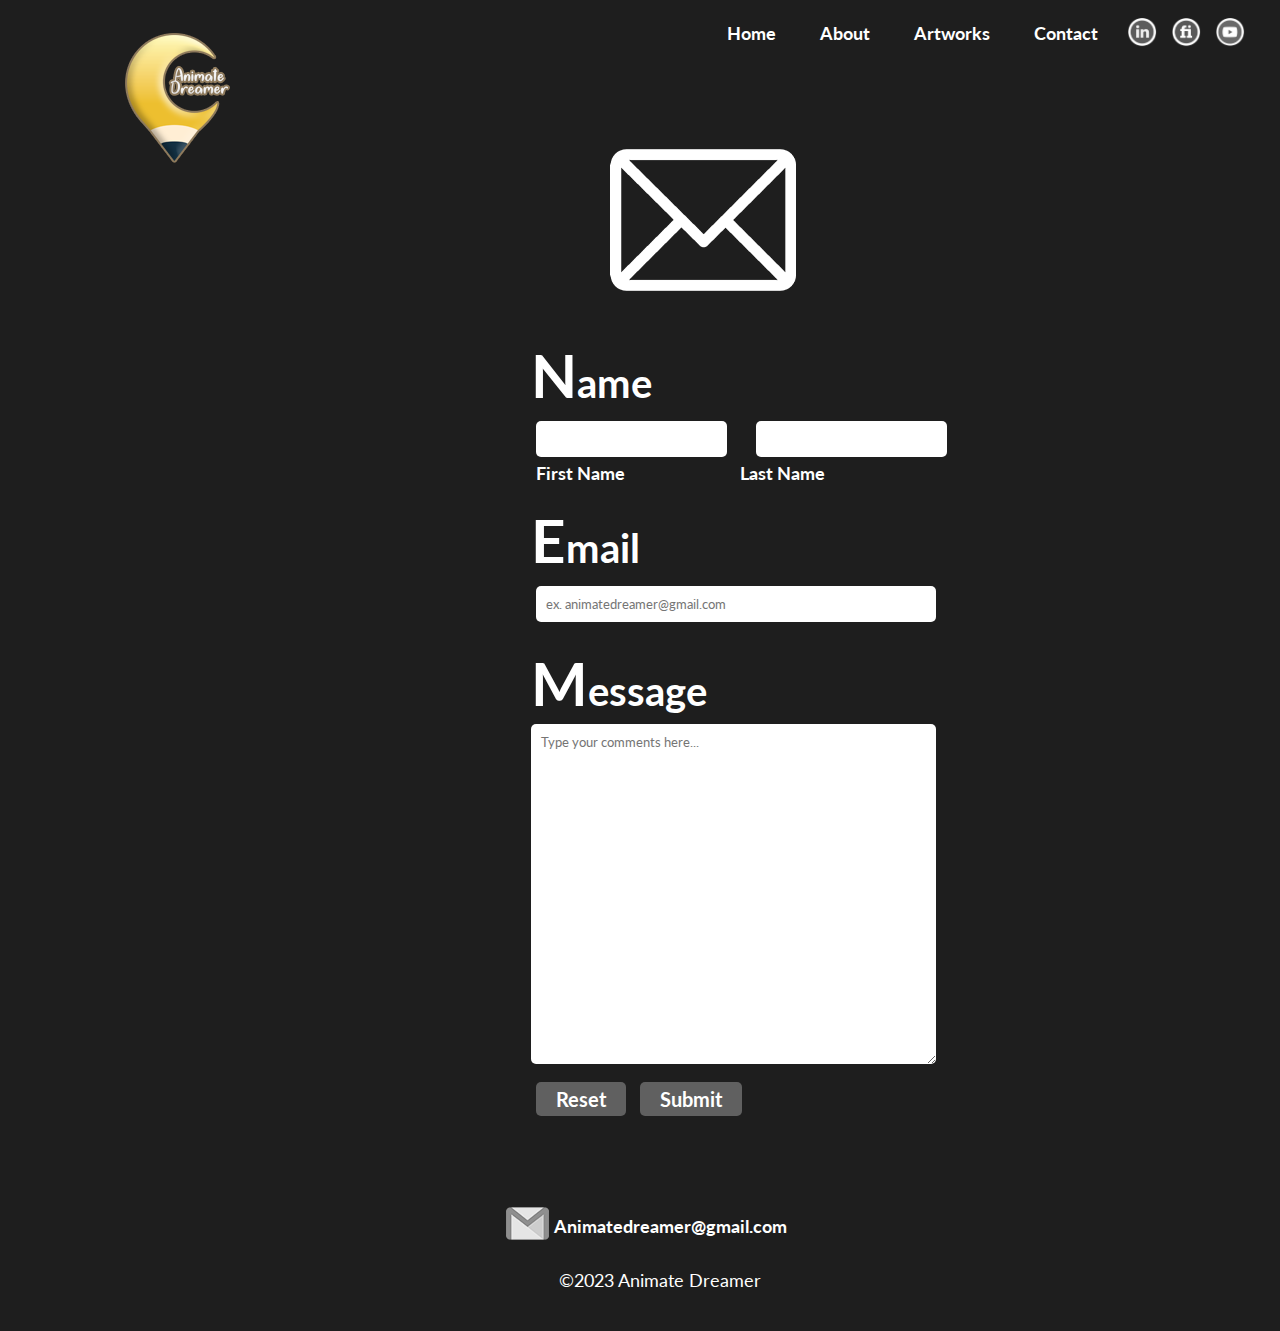
<file: contact.html>
<!DOCTYPE html>
<html lang="en">

<head>

    <!-- Global site tag (gtag.js) - Google Analytics -->
    <script async src="https://www.googletagmanager.com/gtag/js?id=G-M5K3HY1D6K"></script>
    <script>
        window.dataLayer = window.dataLayer || [];

        function gtag() {
            dataLayer.push(arguments);
        }
        gtag('js', new Date());

        gtag('config', 'G-M5K3HY1D6K');
    </script>

    <meta charset="UTF-8">
    <meta name="viewport" content="width=device-width, initial-scale=1.0">
    <title>Contact</title>

    <!--CSS-->
    <link rel="icon" type="image/png" href="image/favicon.png" />
    <link rel="apple-touch-icon" sizes="57x57" href="image/favicon-57x57.png">
    <link rel="apple-touch-icon" sizes="72x72" href="image/favicon-72x72.png">
    <link rel="apple-touch-icon" sizes="114x114" href="image/favicon-114x114.png">
    <link rel="apple-touch-icon" sizes="144x144" href="image/favicon-144x144.png">
    <link href="css/style.css" type="text/css" rel="stylesheet" />
    <link href="css/hamburger.css" type="text/css" rel="stylesheet" />
    <link href="https://fonts.googleapis.com/css2?family=Lato:wght@400;700;900&display=swap" rel="stylesheet">

</head>

<body>
    <header>
        <a href="index.html"><img class="logo" src="image/logo-small.png" alt="Home" title="Home" /></a>
        <nav id="desktopNav">
            <a href="index.html">Home</a>
            <a href="about.html">About</a>
            <a href="artworks.html">Artworks</a>
            <a href="contact.html">Contact</a>

        </nav>
        <nav class="navbar" id="mobileNav">
            <div class="dropdown">
                <button class="dropbtn" onclick="myFunction()">
                    <img src="image/drop.png" alt="Dropdown"  title="Dropdown" />
                    <i class="fa fa-caret-down"></i>
                </button>
                <div class="dropdown-content" id="myDropdown">
                    <ul>
                        <li class="link_classes">
                            <a href="index.html" class="navText">Home</a>
                        </li>

                        <li class="link_classes">
                            <a href="about.html" class="navText">About</a>
                        </li>

                        <li class="link_classes">
                            <a href="artworks.html" class="navText">Artworks</a>
                        </li>

                    </ul>
                </div>
            </div>
        </nav>

        <div class="social-media">
            <a href="https://www.linkedin.com/in/tiffany-liu-54798492/" target="_blank"><img class="linkedin" src="image/linkedin.png" alt="Linkedin" title="Linkedin" width="30" /></a>

            <a href="https://www.fiverr.com/animate_dreamer?up_rollout=true" target="_blank"><img class="fiverr" src="image/fiverr.png" alt="Fiverr" title="Fiverr" width="30" /></a>

            <a href="https://www.youtube.com/channel/UCfQ_kXtpGhRUOeGMSAev6MQ" target="_blank"><img class="youtube" src="image/youtube.png" alt="Youtube" title="Youtube" width="30" /></a>
        </div>

    </header>

    <main class="contact">

        <img class="mail" src="image/email-icon.png" alt="Email icon" title="Email icon" />

        <form class="contact-form" name="contact-form" action="https://getsimpleform.com/messages?form_api_token=57b77b8e7803c92bdfc4e8624fd82367" method="post">

            <input type='hidden' name='redirect_to' value='https://animatedreamer.com/inquiry.html' />

            <h2 class="contact-titles">Name</h2>
            <div class="first-name">
                <label for="firstname" class="label_input_wrap"></label>
                <input type="text" name="firstname" id="firstname" />
            </div>
            <div class="last-name">
                <label for="lastname" class="label_input_wrap"></label>
                <input type="text" name="lastname" id="lastname" />
            </div>

            <section class="name-contact">
                <h4>First Name</h4>
                <h4>Last Name</h4>
            </section>

            <h2 class="contact-titles">Email</h2>
            <div class="email-address">
                <label for="email" class="label_input_wrap"></label>
                <input type="email" name="email" id="email" placeholder="ex. animatedreamer@gmail.com" />
            </div>

            <h2 class="contact-titles">Message</h2>
            <div class="message input-section">
                <label for="message" class="label_input_wrap"></label>
                <textarea name="message" id="message" cols="50" rows="20" placeholder="Type your comments here..."></textarea>
            </div>

            <div class="reset">
                <input type="reset" value="Reset" />
            </div>

            <div class="submit">
                <input type="submit" value="Submit" />
            </div>
        </form>

    </main>

    <footer id="footer">

        <div class="social-media-mobile">
            <a href="https://www.linkedin.com/in/tiffany-liu-54798492/" target="_blank"><img class="linkedin" src="image/linkedin.png" alt="Linkedin" title="Linkedin" width="50" /></a>
            <a href="https://tiffanyliu11.artstation.com/" target="_blank"><img class="artstation" src="image/artstation.png" alt="Artstation" title="Artstation" width="50" /></a>
            <a href="https://www.fiverr.com/animate_dreamer?up_rollout=true" target="_blank"><img class="fiverr" src="image/fiverr.png" alt="Fiverr" title="Fiverr" width="50" /></a>
            <a href="https://www.youtube.com/channel/UCfQ_kXtpGhRUOeGMSAev6MQ" target="_blank"><img class="youtube" src="image/youtube.png" alt="Youtube" title="Youtube" width="50" /></a>
        </div>

        <div>
            <div class="email">
                <a href="https://mail.google.com/mail/u/0/?view=cm&fs=1&to=animatedreamer@gmail.com&tf=1" target="_blank"><img src="image/footer-email.png" alt="Email icon" title="Email icon" /></a>
                <a href="https://mail.google.com/mail/u/0/?view=cm&fs=1&to=animatedreamer@gmail.com&tf=1" target="_blank">Animatedreamer@gmail.com</a>
            </div>
            <p class="footer">©2023 Animate Dreamer</p>
        </div>

    </footer>
    <!--Scripts-->
    <script src="https://ajax.googleapis.com/ajax/libs/jquery/3.3.1/jquery.min.js"></script>
    <script src="scripts/scripts.js"></script>
</body>

</html>
</file>
<file: css/style.css>
/*=======================================


            Universal styling


=======================================*/

* {
    margin: 0;
    padding: 0;
    border: 0;
    font-family: 'Lato', sans-serif;
    text-decoration: none;
    list-style: none;
}

h1,
h2,
section,
nav,
ul,
li,
a,
body {
    background: #1e1e1e;
    color: white;
}

html {
    scroll-behavior: smooth;
}

@media only screen and (max-width: 800px) {
    main {
        overflow: hidden;
    }
}


/*=======================================


            Header styling


=======================================*/

a,
nav,
li,
.shortcut {
    font-weight: bold;
    display: inline-block;
    text-align: right;
}

header nav a {
    font-size: 18px;
    margin: 0 20px;
}

ul li {
    margin-left: 0px;
}

header {
    margin: 0 20px;
}

.shortcut {
    display: inline;
    width: 80%;
    text-align: center;
    font-size: 24px;
    bottom: 10px;
    margin: 5px auto;
}

.shortcut>a {
    margin: 0 20px;
    font-size: 20px;
}

a:hover,
.shortcut>a:hover {
    color: #ff0082;
    text-decoration: underline;
}

a:active,
.shortcut>a:active {
    color: #6dacff;
}

.divider {
    display: inline;
    width: 100px;
    height: 100%;
}

header {
    text-align: right;
    font-weight: bold;
    padding: 0 10px;
}

.social-media {
    display: inline;
    position: relative;
    top: 12px;
}

.social-media img {
    padding: 5px;
}

.linkedin:hover,
.artstation:hover,
.fiverr:hover,
.youtube:hover {
    filter: opacity(30%)
}

.social-media-mobile {
    visibility: hidden;
}

.profile {
    width: 400px;
    margin-right: 400px;
    border-radius: 10px;
    float: right;
}

@media only screen and (max-width: 800px) {
    .profile {
        width: 200px;
        margin-right: 26%;
        margin-top: 200px;
    }
    .shortcut {
        display: flex;
        flex-direction: column;
        align-items: center;
    }
    .shortcut>* {
        padding-top: 10px;
    }
    .social-media {
        display: none;
    }
    .social-media-mobile {
        visibility: visible;
    }
    .social-media-mobile img {
        padding-right: 10px;
        padding-top: 5px;
        margin-top: 20px;
    }
}


/*=======================================


            Logo styling


=======================================*/

.container {
    display: flex;
    flex-direction: column;
    align-items: center;
}

.main-logo {
    width: 335px;
    margin-left: 30px;
    margin-top: 10px;
}

.logo {
    position: absolute;
    left: 100px;
    top: 10px;
}

.logo:hover {
    filter: opacity(60%);
}

#aboutSplit {
    display: flex;
}

@media only screen and (max-width: 800px) {
    .main-logo {
        position: relative;
        right: 15px;
        width: 184px;
    }
    .logo {
        display: block;
        margin-top: 50px;
        width: 180px;
    }
}


/*=======================================


            Video styling


=======================================*/

.demo-reel>iframe {
    display: block;
    max-width: 820px;
    margin: 20px auto;
    border: 3px solid white;
    box-shadow: 10px 15px 8px black;
}

@media only screen and (max-width: 800px) {
    .demo-reel>iframe {
        width: 330px;
        height: 180px;
        box-shadow: none;
    }
}


/*=======================================


            Banner styling


=======================================*/

.banner-title {
    position: absolute;
    margin: 120px;
    padding: 5px;
    font-size: 60px;
    border-radius: 10px;
    opacity: 80%;
}

.banners {
    padding: 15px 5px;
}

.banners:hover {
    filter: blur(3px) grayscale(80%);
    opacity: 30%;
    transition: .5s;
}

@media only screen and (max-width: 800px) {
    .banners,
    .banner-title {
        display: none;
    }
}


/*=======================================


            Images styling


=======================================*/

#lightgallery>a>img,
#lightgallery2>a>img {
    width: 410px;
    margin-right: 10px;
    margin-bottom: 10px;
}

.art {
    margin-top: 200px;
}

.artworks {
    display: inline-block;
    margin-top: 20px;
    margin-left: 100px;
    margin-bottom: 20px;
}

.vimeo {
    width: 500px;
    height: 360px;
    margin-left: 10px;
}

@media only screen and (max-width: 800px) {
    .art {
        display: block;
        text-align: center;
    }
    .artwork-names,
    h5 {
        position: relative;
        right: 50px;
        display: block;
        padding: 0;
        width: 100%;
    }
    .vimeo {
        position: relative;
        right: 60px;
        display: block;
        width: 100%;
        height: 150px;
        margin-top: 10px;
        margin-bottom: 20px;
    }
    #lightgallery>a>img,
    #lightgallery2>a>img {
        position: relative;
        right: 50px;
        display: block;
        width: 100%;
        margin-top: 10px;
    }
}


/*=======================================


            Paragraph styling


=======================================*/

h1 {
    font-size: 80px;
}

h2 {
    font-size: 40px;
    padding-top: 20px;
    padding-bottom: 5px;
}

h2:first-letter {
    font-size: 60px;
}

h4 {
    padding-right: 110px;
    padding-left: 5px;
}

h5 {
    margin-bottom: 10px;
    opacity: 80%;
}

p {
    word-wrap: break-word;
}

p,
li {
    font-size: 18px;
    margin: 20px 0 0 40px;
}

.summary {
    width: 40%;
    margin: 0px auto;
    margin-left: 420px;
    margin-top: 170px;
}

@media only screen and (max-width: 800px) {
    h1 {
        text-align: center;
        font-size: 50px;
    }
    h2 {
        font-size: 45px;
        text-align: center;
    }
    p {
        margin-left: 20%;
        width: 60%;
    }
    .divider {
        display: none;
    }
    .experience,
    .education {
        text-align: center;
    }
    #aboutSplit {
        text-align: center;
    }
    .summary {
        display: inline;
    }
}


/*=======================================


            Form styling


=======================================*/

.contact {
    margin-top: 80px;
}

.mail {
    display: block;
    margin-left: 45%;
    margin-right: auto;
}

.contact-form {
    max-width: 500px;
    margin-left: 41.5%;
    margin-right: auto;
}

input {
    padding: 10px;
    margin: 5px;
}

textarea {
    padding: 10px 10px;
}

input,
textarea {
    border-radius: 5px;
}

#email,
.email-address {
    width: 380px;
}

.first-name,
.last-name {
    display: inline-block;
}

.first-name,
#firstname,
.last-name,
#lastname {
    padding-right: 15px;
}

.reset input,
.submit input {
    background: #606060;
    color: white;
    padding: 5px 20px;
    display: inline;
}

.name-contact {
    font-size: 18px;
    font-weight: bold;
    display: flex;
}

.reset,
.submit {
    display: inline;
}

.reset input,
.submit input {
    font-size: 20px;
    font-weight: bold;
    margin: 15px 5px;
}

.reset input:hover,
.submit input:hover {
    color: #ff0082;
    text-decoration: underline;
}

@media only screen and (max-width: 800px) {
    .contact {
        margin-top: 100px;
    }
    .contact-titles {
        margin-right: 200px;
        padding-right: 100px;
    }
    .mail {
        display: none;
    }
    form {
        position: relative;
        width: 100%;
        right: 140px;
        top: 80px;
        margin-bottom: 100px;
    }
    .first-name,
    #firstname,
    .last-name,
    #lastname {
        width: 130px;
        margin: 0 30px;
        margin-left: 2px;
    }
    h4 {
        width: 65px;
    }
    #email,
    .email-address {
        width: 91.5%;
    }
    textarea {
        width: 85%;
    }
}


/*=======================================


            Footer styling


=======================================*/

.footer {
    position: relative;
    right: 0px;
    padding-bottom: 0px;
}

#footer {
    text-align: center;
    margin-bottom: 40px;
}

.footer-email {
    padding: 8px;
}

.copyright {
    text-align: center;
    margin-bottom: 30px;
}

.email {
    font-size: 18px;
    width: 280px;
    margin: 20px auto;
    display: flex;
    justify-content: space-around;
    align-items: center;
}

@media only screen and (max-width: 800px) {
    .footer {
        width: 60%;
    }
}
</file>
<file: css/hamburger.css>
#mobileNav {
    display: none;
}

#desktopNav {}

@media only screen and (max-width: 800px) {
    #mobileNav {
        display: flex;
    }
    #desktopNav {
        display: none;
    }
}

.navbar a {
    float: left;
    font-size: 16px;
    color: white;
    text-align: center;
    padding: 14px 16px;
    text-decoration: none;
    border-radius: 5px;
}

.dropdown {
    float: left;
    overflow: hidden;
    height: 50px;
}

.dropdown .dropbtn {
    cursor: pointer;
    font-size: 16px;
    border: none;
    outline: none;
    color: white;
    background-color: inherit;
    font-family: inherit;
    margin: 0;
}

.dropbtn img {
    height: 50px;
}

.dropdown-content {
    display: none;
    position: absolute;
    top: 50px;
    background-color: #f9f9f9;
    min-width: 160px;
    z-index: 1;
}

.dropdown-content a:hover {
    background-color: #ddd;
    color: black;
}

.dropdown:hover .dropdown-content {
    display: block;
}

.show {
    display: block;
}

#mobileNav ul {
    display: flex;
    flex-direction: column;
    margin: 0 auto;
    padding-bottom: 20px;
    align-items: center;
}

#mobileNav li {
    float: left;
}

#mobileNav {
    color: black;
}
</file>
<file: css/lightgallery.css>
@font-face {
  font-family: 'lg';
  src: url("../fonts/lg.ttf?22t19m") format("truetype"), url("../fonts/lg.woff?22t19m") format("woff"), url("../fonts/lg.svg?22t19m#lg") format("svg");
  font-weight: normal;
  font-style: normal;
  font-display: block;
}

.lg-icon {
  /* use !important to prevent issues with browser extensions that change fonts */
  font-family: 'lg' !important;
  speak: never;
  font-style: normal;
  font-weight: normal;
  font-variant: normal;
  text-transform: none;
  line-height: 1;
  /* Better Font Rendering =========== */
  -webkit-font-smoothing: antialiased;
  -moz-osx-font-smoothing: grayscale;
}

.lg-actions .lg-next, .lg-actions .lg-prev {
  background-color: rgba(0, 0, 0, 0.45);
  border-radius: 2px;
  color: #999;
  cursor: pointer;
  display: block;
  font-size: 22px;
  margin-top: -10px;
  padding: 8px 10px 9px;
  position: absolute;
  top: 50%;
  z-index: 1080;
  outline: none;
  border: none;
  background-color: transparent;
}

.lg-actions .lg-next.disabled, .lg-actions .lg-prev.disabled {
  pointer-events: none;
  opacity: 0.5;
}

.lg-actions .lg-next:hover, .lg-actions .lg-prev:hover {
  color: #FFF;
}

.lg-actions .lg-next {
  right: 20px;
}

.lg-actions .lg-next:before {
  content: "\e095";
}

.lg-actions .lg-prev {
  left: 20px;
}

.lg-actions .lg-prev:after {
  content: "\e094";
}

@-webkit-keyframes lg-right-end {
  0% {
    left: 0;
  }
  50% {
    left: -30px;
  }
  100% {
    left: 0;
  }
}

@-moz-keyframes lg-right-end {
  0% {
    left: 0;
  }
  50% {
    left: -30px;
  }
  100% {
    left: 0;
  }
}

@-ms-keyframes lg-right-end {
  0% {
    left: 0;
  }
  50% {
    left: -30px;
  }
  100% {
    left: 0;
  }
}

@keyframes lg-right-end {
  0% {
    left: 0;
  }
  50% {
    left: -30px;
  }
  100% {
    left: 0;
  }
}

@-webkit-keyframes lg-left-end {
  0% {
    left: 0;
  }
  50% {
    left: 30px;
  }
  100% {
    left: 0;
  }
}

@-moz-keyframes lg-left-end {
  0% {
    left: 0;
  }
  50% {
    left: 30px;
  }
  100% {
    left: 0;
  }
}

@-ms-keyframes lg-left-end {
  0% {
    left: 0;
  }
  50% {
    left: 30px;
  }
  100% {
    left: 0;
  }
}

@keyframes lg-left-end {
  0% {
    left: 0;
  }
  50% {
    left: 30px;
  }
  100% {
    left: 0;
  }
}

.lg-outer.lg-right-end .lg-object {
  -webkit-animation: lg-right-end 0.3s;
  -o-animation: lg-right-end 0.3s;
  animation: lg-right-end 0.3s;
  position: relative;
}

.lg-outer.lg-left-end .lg-object {
  -webkit-animation: lg-left-end 0.3s;
  -o-animation: lg-left-end 0.3s;
  animation: lg-left-end 0.3s;
  position: relative;
}

.lg-toolbar {
  z-index: 1082;
  left: 0;
  position: absolute;
  top: 0;
  width: 100%;
  background-color: rgba(0, 0, 0, 0.45);
}

.lg-toolbar .lg-icon {
  color: #999;
  cursor: pointer;
  float: right;
  font-size: 24px;
  height: 47px;
  line-height: 27px;
  padding: 10px 0;
  text-align: center;
  width: 50px;
  text-decoration: none !important;
  outline: medium none;
  background: none;
  border: none;
  box-shadow: none;
  -webkit-transition: color 0.2s linear;
  -o-transition: color 0.2s linear;
  transition: color 0.2s linear;
}

.lg-toolbar .lg-icon:hover {
  color: #FFF;
}

.lg-toolbar .lg-close:after {
  content: "\e070";
}

.lg-toolbar .lg-download:after {
  content: "\e0f2";
}

.lg-sub-html {
  background-color: rgba(0, 0, 0, 0.45);
  bottom: 0;
  color: #EEE;
  font-size: 16px;
  left: 0;
  padding: 10px 40px;
  position: fixed;
  right: 0;
  text-align: center;
  z-index: 1080;
}

.lg-sub-html h4 {
  margin: 0;
  font-size: 13px;
  font-weight: bold;
}

.lg-sub-html p {
  font-size: 12px;
  margin: 5px 0 0;
}

#lg-counter {
  color: #999;
  display: inline-block;
  font-size: 16px;
  padding-left: 20px;
  padding-top: 12px;
  vertical-align: middle;
}

.lg-toolbar, .lg-prev, .lg-next {
  opacity: 1;
  -webkit-transition: -webkit-transform 0.35s cubic-bezier(0, 0, 0.25, 1) 0s, opacity 0.35s cubic-bezier(0, 0, 0.25, 1) 0s, color 0.2s linear;
  -moz-transition: -moz-transform 0.35s cubic-bezier(0, 0, 0.25, 1) 0s, opacity 0.35s cubic-bezier(0, 0, 0.25, 1) 0s, color 0.2s linear;
  -o-transition: -o-transform 0.35s cubic-bezier(0, 0, 0.25, 1) 0s, opacity 0.35s cubic-bezier(0, 0, 0.25, 1) 0s, color 0.2s linear;
  transition: transform 0.35s cubic-bezier(0, 0, 0.25, 1) 0s, opacity 0.35s cubic-bezier(0, 0, 0.25, 1) 0s, color 0.2s linear;
}

.lg-hide-items .lg-prev {
  opacity: 0;
  -webkit-transform: translate3d(-10px, 0, 0);
  transform: translate3d(-10px, 0, 0);
}

.lg-hide-items .lg-next {
  opacity: 0;
  -webkit-transform: translate3d(10px, 0, 0);
  transform: translate3d(10px, 0, 0);
}

.lg-hide-items .lg-toolbar {
  opacity: 0;
  -webkit-transform: translate3d(0, -10px, 0);
  transform: translate3d(0, -10px, 0);
}

body:not(.lg-from-hash) .lg-outer.lg-start-zoom .lg-object {
  -webkit-transform: scale3d(0.5, 0.5, 0.5);
  transform: scale3d(0.5, 0.5, 0.5);
  opacity: 0;
  -webkit-transition: -webkit-transform 250ms cubic-bezier(0, 0, 0.25, 1) 0s, opacity 250ms cubic-bezier(0, 0, 0.25, 1) !important;
  -moz-transition: -moz-transform 250ms cubic-bezier(0, 0, 0.25, 1) 0s, opacity 250ms cubic-bezier(0, 0, 0.25, 1) !important;
  -o-transition: -o-transform 250ms cubic-bezier(0, 0, 0.25, 1) 0s, opacity 250ms cubic-bezier(0, 0, 0.25, 1) !important;
  transition: transform 250ms cubic-bezier(0, 0, 0.25, 1) 0s, opacity 250ms cubic-bezier(0, 0, 0.25, 1) !important;
  -webkit-transform-origin: 50% 50%;
  -moz-transform-origin: 50% 50%;
  -ms-transform-origin: 50% 50%;
  transform-origin: 50% 50%;
}

body:not(.lg-from-hash) .lg-outer.lg-start-zoom .lg-item.lg-complete .lg-object {
  -webkit-transform: scale3d(1, 1, 1);
  transform: scale3d(1, 1, 1);
  opacity: 1;
}

.lg-outer .lg-thumb-outer {
  background-color: #0D0A0A;
  bottom: 0;
  position: absolute;
  width: 100%;
  z-index: 1080;
  max-height: 350px;
  -webkit-transform: translate3d(0, 100%, 0);
  transform: translate3d(0, 100%, 0);
  -webkit-transition: -webkit-transform 0.25s cubic-bezier(0, 0, 0.25, 1) 0s;
  -moz-transition: -moz-transform 0.25s cubic-bezier(0, 0, 0.25, 1) 0s;
  -o-transition: -o-transform 0.25s cubic-bezier(0, 0, 0.25, 1) 0s;
  transition: transform 0.25s cubic-bezier(0, 0, 0.25, 1) 0s;
}

.lg-outer .lg-thumb-outer.lg-grab .lg-thumb-item {
  cursor: -webkit-grab;
  cursor: -moz-grab;
  cursor: -o-grab;
  cursor: -ms-grab;
  cursor: grab;
}

.lg-outer .lg-thumb-outer.lg-grabbing .lg-thumb-item {
  cursor: move;
  cursor: -webkit-grabbing;
  cursor: -moz-grabbing;
  cursor: -o-grabbing;
  cursor: -ms-grabbing;
  cursor: grabbing;
}

.lg-outer .lg-thumb-outer.lg-dragging .lg-thumb {
  -webkit-transition-duration: 0s !important;
  transition-duration: 0s !important;
}

.lg-outer.lg-thumb-open .lg-thumb-outer {
  -webkit-transform: translate3d(0, 0%, 0);
  transform: translate3d(0, 0%, 0);
}

.lg-outer .lg-thumb {
  padding: 10px 0;
  height: 100%;
  margin-bottom: -5px;
}

.lg-outer .lg-thumb-item {
  border-radius: 5px;
  cursor: pointer;
  float: left;
  overflow: hidden;
  height: 100%;
  border: 2px solid #FFF;
  border-radius: 4px;
  margin-bottom: 5px;
}

@media (min-width: 1025px) {
  .lg-outer .lg-thumb-item {
    -webkit-transition: border-color 0.25s ease;
    -o-transition: border-color 0.25s ease;
    transition: border-color 0.25s ease;
  }
}

.lg-outer .lg-thumb-item.active, .lg-outer .lg-thumb-item:hover {
  border-color: #a90707;
}

.lg-outer .lg-thumb-item img {
  width: 100%;
  height: 100%;
  object-fit: cover;
}

.lg-outer.lg-has-thumb .lg-item {
  padding-bottom: 120px;
}

.lg-outer.lg-can-toggle .lg-item {
  padding-bottom: 0;
}

.lg-outer.lg-pull-caption-up .lg-sub-html {
  -webkit-transition: bottom 0.25s ease;
  -o-transition: bottom 0.25s ease;
  transition: bottom 0.25s ease;
}

.lg-outer.lg-pull-caption-up.lg-thumb-open .lg-sub-html {
  bottom: 100px;
}

.lg-outer .lg-toggle-thumb {
  background-color: #0D0A0A;
  border-radius: 2px 2px 0 0;
  color: #999;
  cursor: pointer;
  font-size: 24px;
  height: 39px;
  line-height: 27px;
  padding: 5px 0;
  position: absolute;
  right: 20px;
  text-align: center;
  top: -39px;
  width: 50px;
  outline: medium none;
  border: none;
}

.lg-outer .lg-toggle-thumb:after {
  content: "\e1ff";
}

.lg-outer .lg-toggle-thumb:hover {
  color: #FFF;
}

.lg-outer .lg-video-cont {
  display: inline-block;
  vertical-align: middle;
  max-width: 1140px;
  max-height: 100%;
  width: 100%;
  padding: 0 5px;
}

.lg-outer .lg-video {
  width: 100%;
  height: 0;
  padding-bottom: 56.25%;
  overflow: hidden;
  position: relative;
}

.lg-outer .lg-video .lg-object {
  display: inline-block;
  position: absolute;
  top: 0;
  left: 0;
  width: 100% !important;
  height: 100% !important;
}

.lg-outer .lg-video .lg-video-play {
  width: 84px;
  height: 59px;
  position: absolute;
  left: 50%;
  top: 50%;
  margin-left: -42px;
  margin-top: -30px;
  z-index: 1080;
  cursor: pointer;
}

.lg-outer .lg-has-vimeo .lg-video-play {
  background: url("../img/vimeo-play.png") no-repeat scroll 0 0 transparent;
}

.lg-outer .lg-has-vimeo:hover .lg-video-play {
  background: url("../img/vimeo-play.png") no-repeat scroll 0 -58px transparent;
}

.lg-outer .lg-has-html5 .lg-video-play {
  background: transparent url("../img/video-play.png") no-repeat scroll 0 0;
  height: 64px;
  margin-left: -32px;
  margin-top: -32px;
  width: 64px;
  opacity: 0.8;
}

.lg-outer .lg-has-html5:hover .lg-video-play {
  opacity: 1;
}

.lg-outer .lg-has-youtube .lg-video-play {
  background: url("../img/youtube-play.png") no-repeat scroll 0 0 transparent;
}

.lg-outer .lg-has-youtube:hover .lg-video-play {
  background: url("../img/youtube-play.png") no-repeat scroll 0 -60px transparent;
}

.lg-outer .lg-video-object {
  width: 100% !important;
  height: 100% !important;
  position: absolute;
  top: 0;
  left: 0;
}

.lg-outer .lg-has-video .lg-video-object {
  visibility: hidden;
}

.lg-outer .lg-has-video.lg-video-playing .lg-object, .lg-outer .lg-has-video.lg-video-playing .lg-video-play {
  display: none;
}

.lg-outer .lg-has-video.lg-video-playing .lg-video-object {
  visibility: visible;
}

.lg-progress-bar {
  background-color: #333;
  height: 5px;
  left: 0;
  position: absolute;
  top: 0;
  width: 100%;
  z-index: 1083;
  opacity: 0;
  -webkit-transition: opacity 0.08s ease 0s;
  -moz-transition: opacity 0.08s ease 0s;
  -o-transition: opacity 0.08s ease 0s;
  transition: opacity 0.08s ease 0s;
}

.lg-progress-bar .lg-progress {
  background-color: #a90707;
  height: 5px;
  width: 0;
}

.lg-progress-bar.lg-start .lg-progress {
  width: 100%;
}

.lg-show-autoplay .lg-progress-bar {
  opacity: 1;
}

.lg-autoplay-button:after {
  content: "\e01d";
}

.lg-show-autoplay .lg-autoplay-button:after {
  content: "\e01a";
}

.lg-outer.lg-css3.lg-zoom-dragging .lg-item.lg-complete.lg-zoomable .lg-img-wrap, .lg-outer.lg-css3.lg-zoom-dragging .lg-item.lg-complete.lg-zoomable .lg-image {
  -webkit-transition-duration: 0s;
  transition-duration: 0s;
}

.lg-outer.lg-use-transition-for-zoom .lg-item.lg-complete.lg-zoomable .lg-img-wrap {
  -webkit-transition: -webkit-transform 0.3s cubic-bezier(0, 0, 0.25, 1) 0s;
  -moz-transition: -moz-transform 0.3s cubic-bezier(0, 0, 0.25, 1) 0s;
  -o-transition: -o-transform 0.3s cubic-bezier(0, 0, 0.25, 1) 0s;
  transition: transform 0.3s cubic-bezier(0, 0, 0.25, 1) 0s;
}

.lg-outer.lg-use-left-for-zoom .lg-item.lg-complete.lg-zoomable .lg-img-wrap {
  -webkit-transition: left 0.3s cubic-bezier(0, 0, 0.25, 1) 0s, top 0.3s cubic-bezier(0, 0, 0.25, 1) 0s;
  -moz-transition: left 0.3s cubic-bezier(0, 0, 0.25, 1) 0s, top 0.3s cubic-bezier(0, 0, 0.25, 1) 0s;
  -o-transition: left 0.3s cubic-bezier(0, 0, 0.25, 1) 0s, top 0.3s cubic-bezier(0, 0, 0.25, 1) 0s;
  transition: left 0.3s cubic-bezier(0, 0, 0.25, 1) 0s, top 0.3s cubic-bezier(0, 0, 0.25, 1) 0s;
}

.lg-outer .lg-item.lg-complete.lg-zoomable .lg-img-wrap {
  -webkit-transform: translate3d(0, 0, 0);
  transform: translate3d(0, 0, 0);
  -webkit-backface-visibility: hidden;
  -moz-backface-visibility: hidden;
  backface-visibility: hidden;
}

.lg-outer .lg-item.lg-complete.lg-zoomable .lg-image {
  -webkit-transform: scale3d(1, 1, 1);
  transform: scale3d(1, 1, 1);
  -webkit-transition: -webkit-transform 0.3s cubic-bezier(0, 0, 0.25, 1) 0s, opacity 0.15s !important;
  -moz-transition: -moz-transform 0.3s cubic-bezier(0, 0, 0.25, 1) 0s, opacity 0.15s !important;
  -o-transition: -o-transform 0.3s cubic-bezier(0, 0, 0.25, 1) 0s, opacity 0.15s !important;
  transition: transform 0.3s cubic-bezier(0, 0, 0.25, 1) 0s, opacity 0.15s !important;
  -webkit-transform-origin: 0 0;
  -moz-transform-origin: 0 0;
  -ms-transform-origin: 0 0;
  transform-origin: 0 0;
  -webkit-backface-visibility: hidden;
  -moz-backface-visibility: hidden;
  backface-visibility: hidden;
}

#lg-zoom-in:after {
  content: "\e311";
}

#lg-actual-size {
  font-size: 20px;
}

#lg-actual-size:after {
  content: "\e033";
}

#lg-zoom-out {
  opacity: 0.5;
  pointer-events: none;
}

#lg-zoom-out:after {
  content: "\e312";
}

.lg-zoomed #lg-zoom-out {
  opacity: 1;
  pointer-events: auto;
}

.lg-outer .lg-pager-outer {
  bottom: 60px;
  left: 0;
  position: absolute;
  right: 0;
  text-align: center;
  z-index: 1080;
  height: 10px;
}

.lg-outer .lg-pager-outer.lg-pager-hover .lg-pager-cont {
  overflow: visible;
}

.lg-outer .lg-pager-cont {
  cursor: pointer;
  display: inline-block;
  overflow: hidden;
  position: relative;
  vertical-align: top;
  margin: 0 5px;
}

.lg-outer .lg-pager-cont:hover .lg-pager-thumb-cont {
  opacity: 1;
  -webkit-transform: translate3d(0, 0, 0);
  transform: translate3d(0, 0, 0);
}

.lg-outer .lg-pager-cont.lg-pager-active .lg-pager {
  box-shadow: 0 0 0 2px white inset;
}

.lg-outer .lg-pager-thumb-cont {
  background-color: #fff;
  color: #FFF;
  bottom: 100%;
  height: 83px;
  left: 0;
  margin-bottom: 20px;
  margin-left: -60px;
  opacity: 0;
  padding: 5px;
  position: absolute;
  width: 120px;
  border-radius: 3px;
  -webkit-transition: opacity 0.15s ease 0s, -webkit-transform 0.15s ease 0s;
  -moz-transition: opacity 0.15s ease 0s, -moz-transform 0.15s ease 0s;
  -o-transition: opacity 0.15s ease 0s, -o-transform 0.15s ease 0s;
  transition: opacity 0.15s ease 0s, transform 0.15s ease 0s;
  -webkit-transform: translate3d(0, 5px, 0);
  transform: translate3d(0, 5px, 0);
}

.lg-outer .lg-pager-thumb-cont img {
  width: 100%;
  height: 100%;
}

.lg-outer .lg-pager {
  background-color: rgba(255, 255, 255, 0.5);
  border-radius: 50%;
  box-shadow: 0 0 0 8px rgba(255, 255, 255, 0.7) inset;
  display: block;
  height: 12px;
  -webkit-transition: box-shadow 0.3s ease 0s;
  -o-transition: box-shadow 0.3s ease 0s;
  transition: box-shadow 0.3s ease 0s;
  width: 12px;
}

.lg-outer .lg-pager:hover, .lg-outer .lg-pager:focus {
  box-shadow: 0 0 0 8px white inset;
}

.lg-outer .lg-caret {
  border-left: 10px solid transparent;
  border-right: 10px solid transparent;
  border-top: 10px dashed;
  bottom: -10px;
  display: inline-block;
  height: 0;
  left: 50%;
  margin-left: -5px;
  position: absolute;
  vertical-align: middle;
  width: 0;
}

.lg-fullscreen:after {
  content: "\e20c";
}

.lg-fullscreen-on .lg-fullscreen:after {
  content: "\e20d";
}

.lg-outer #lg-dropdown-overlay {
  background-color: rgba(0, 0, 0, 0.25);
  bottom: 0;
  cursor: default;
  left: 0;
  position: fixed;
  right: 0;
  top: 0;
  z-index: 1081;
  opacity: 0;
  visibility: hidden;
  -webkit-transition: visibility 0s linear 0.18s, opacity 0.18s linear 0s;
  -o-transition: visibility 0s linear 0.18s, opacity 0.18s linear 0s;
  transition: visibility 0s linear 0.18s, opacity 0.18s linear 0s;
}

.lg-outer.lg-dropdown-active .lg-dropdown, .lg-outer.lg-dropdown-active #lg-dropdown-overlay {
  -webkit-transition-delay: 0s;
  transition-delay: 0s;
  -moz-transform: translate3d(0, 0px, 0);
  -o-transform: translate3d(0, 0px, 0);
  -ms-transform: translate3d(0, 0px, 0);
  -webkit-transform: translate3d(0, 0px, 0);
  transform: translate3d(0, 0px, 0);
  opacity: 1;
  visibility: visible;
}

.lg-outer.lg-dropdown-active #lg-share {
  color: #FFF;
}

.lg-outer .lg-dropdown {
  background-color: #fff;
  border-radius: 2px;
  font-size: 14px;
  list-style-type: none;
  margin: 0;
  padding: 10px 0;
  position: absolute;
  right: 0;
  text-align: left;
  top: 50px;
  opacity: 0;
  visibility: hidden;
  -moz-transform: translate3d(0, 5px, 0);
  -o-transform: translate3d(0, 5px, 0);
  -ms-transform: translate3d(0, 5px, 0);
  -webkit-transform: translate3d(0, 5px, 0);
  transform: translate3d(0, 5px, 0);
  -webkit-transition: -webkit-transform 0.18s linear 0s, visibility 0s linear 0.5s, opacity 0.18s linear 0s;
  -moz-transition: -moz-transform 0.18s linear 0s, visibility 0s linear 0.5s, opacity 0.18s linear 0s;
  -o-transition: -o-transform 0.18s linear 0s, visibility 0s linear 0.5s, opacity 0.18s linear 0s;
  transition: transform 0.18s linear 0s, visibility 0s linear 0.5s, opacity 0.18s linear 0s;
}

.lg-outer .lg-dropdown:after {
  content: "";
  display: block;
  height: 0;
  width: 0;
  position: absolute;
  border: 8px solid transparent;
  border-bottom-color: #FFF;
  right: 16px;
  top: -16px;
}

.lg-outer .lg-dropdown > li:last-child {
  margin-bottom: 0px;
}

.lg-outer .lg-dropdown > li:hover a, .lg-outer .lg-dropdown > li:hover .lg-icon {
  color: #333;
}

.lg-outer .lg-dropdown a {
  color: #333;
  display: block;
  white-space: pre;
  padding: 4px 12px;
  font-family: "Open Sans","Helvetica Neue",Helvetica,Arial,sans-serif;
  font-size: 12px;
}

.lg-outer .lg-dropdown a:hover {
  background-color: rgba(0, 0, 0, 0.07);
}

.lg-outer .lg-dropdown .lg-dropdown-text {
  display: inline-block;
  line-height: 1;
  margin-top: -3px;
  vertical-align: middle;
}

.lg-outer .lg-dropdown .lg-icon {
  color: #333;
  display: inline-block;
  float: none;
  font-size: 20px;
  height: auto;
  line-height: 1;
  margin-right: 8px;
  padding: 0;
  vertical-align: middle;
  width: auto;
}

.lg-outer #lg-share {
  position: relative;
}

.lg-outer #lg-share:after {
  content: "\e80d";
}

.lg-outer #lg-share-facebook .lg-icon {
  color: #3b5998;
}

.lg-outer #lg-share-facebook .lg-icon:after {
  content: "\e904";
}

.lg-outer #lg-share-twitter .lg-icon {
  color: #00aced;
}

.lg-outer #lg-share-twitter .lg-icon:after {
  content: "\e907";
}

.lg-outer #lg-share-googleplus .lg-icon {
  color: #dd4b39;
}

.lg-outer #lg-share-googleplus .lg-icon:after {
  content: "\e905";
}

.lg-outer #lg-share-pinterest .lg-icon {
  color: #cb2027;
}

.lg-outer #lg-share-pinterest .lg-icon:after {
  content: "\e906";
}

.lg-outer .lg-img-rotate {
  position: absolute;
  padding: 0 5px;
  left: 0;
  right: 0;
  top: 0;
  bottom: 0;
  -webkit-transition: -webkit-transform 0.3s cubic-bezier(0.32, 0, 0.67, 0) 0s;
  -moz-transition: -moz-transform 0.3s cubic-bezier(0.32, 0, 0.67, 0) 0s;
  -o-transition: -o-transform 0.3s cubic-bezier(0.32, 0, 0.67, 0) 0s;
  transition: transform 0.3s cubic-bezier(0.32, 0, 0.67, 0) 0s;
}

.lg-rotate-left:after {
  content: "\e900";
}

.lg-rotate-right:after {
  content: "\e901";
}

.lg-icon.lg-flip-hor, .lg-icon.lg-flip-ver {
  font-size: 26px;
}

.lg-flip-hor:after {
  content: "\e902";
}

.lg-flip-ver:after {
  content: "\e903";
}

.lg-group {
  *zoom: 1;
}

.lg-group:before, .lg-group:after {
  display: table;
  content: "";
  line-height: 0;
}

.lg-group:after {
  clear: both;
}

.lg-outer {
  width: 100%;
  height: 100%;
  position: fixed;
  top: 0;
  left: 0;
  z-index: 1050;
  opacity: 0;
  outline: none;
  -webkit-transition: opacity 0.15s ease 0s;
  -o-transition: opacity 0.15s ease 0s;
  transition: opacity 0.15s ease 0s;
}

.lg-outer * {
  -webkit-box-sizing: border-box;
  -moz-box-sizing: border-box;
  box-sizing: border-box;
}

.lg-outer.lg-visible {
  opacity: 1;
}

.lg-outer.lg-css3 .lg-item.lg-prev-slide, .lg-outer.lg-css3 .lg-item.lg-next-slide, .lg-outer.lg-css3 .lg-item.lg-current {
  -webkit-transition-duration: inherit !important;
  transition-duration: inherit !important;
  -webkit-transition-timing-function: inherit !important;
  transition-timing-function: inherit !important;
}

.lg-outer.lg-css3.lg-dragging .lg-item.lg-prev-slide, .lg-outer.lg-css3.lg-dragging .lg-item.lg-next-slide, .lg-outer.lg-css3.lg-dragging .lg-item.lg-current {
  -webkit-transition-duration: 0s !important;
  transition-duration: 0s !important;
  opacity: 1;
}

.lg-outer.lg-grab img.lg-object {
  cursor: -webkit-grab;
  cursor: -moz-grab;
  cursor: -o-grab;
  cursor: -ms-grab;
  cursor: grab;
}

.lg-outer.lg-grabbing img.lg-object {
  cursor: move;
  cursor: -webkit-grabbing;
  cursor: -moz-grabbing;
  cursor: -o-grabbing;
  cursor: -ms-grabbing;
  cursor: grabbing;
}

.lg-outer .lg {
  height: 100%;
  width: 100%;
  position: relative;
  overflow: hidden;
  margin-left: auto;
  margin-right: auto;
  max-width: 100%;
  max-height: 100%;
}

.lg-outer .lg-inner {
  width: 100%;
  height: 100%;
  position: absolute;
  left: 0;
  top: 0;
  white-space: nowrap;
}

.lg-outer .lg-item {
  background: url("../img/loading.gif") no-repeat scroll center center transparent;
  display: none !important;
}

.lg-outer.lg-css3 .lg-prev-slide, .lg-outer.lg-css3 .lg-current, .lg-outer.lg-css3 .lg-next-slide {
  display: inline-block !important;
}

.lg-outer.lg-css .lg-current {
  display: inline-block !important;
}

.lg-outer .lg-item, .lg-outer .lg-img-wrap {
  display: inline-block;
  text-align: center;
  position: absolute;
  width: 100%;
  height: 100%;
}

.lg-outer .lg-item:before, .lg-outer .lg-img-wrap:before {
  content: "";
  display: inline-block;
  height: 50%;
  width: 1px;
  margin-right: -1px;
}

.lg-outer .lg-img-wrap {
  position: absolute;
  padding: 0 5px;
  left: 0;
  right: 0;
  top: 0;
  bottom: 0;
}

.lg-outer .lg-item.lg-complete {
  background-image: none;
}

.lg-outer .lg-item.lg-current {
  z-index: 1060;
}

.lg-outer .lg-image {
  display: inline-block;
  vertical-align: middle;
  max-width: 100%;
  max-height: 100%;
  width: auto !important;
  height: auto !important;
}

.lg-outer.lg-show-after-load .lg-item .lg-object, .lg-outer.lg-show-after-load .lg-item .lg-video-play {
  opacity: 0;
  -webkit-transition: opacity 0.15s ease 0s;
  -o-transition: opacity 0.15s ease 0s;
  transition: opacity 0.15s ease 0s;
}

.lg-outer.lg-show-after-load .lg-item.lg-complete .lg-object, .lg-outer.lg-show-after-load .lg-item.lg-complete .lg-video-play {
  opacity: 1;
}

.lg-outer .lg-empty-html {
  display: none;
}

.lg-outer.lg-hide-download #lg-download {
  display: none;
}

.lg-backdrop {
  position: fixed;
  top: 0;
  left: 0;
  right: 0;
  bottom: 0;
  z-index: 1040;
  background-color: #000;
  opacity: 0;
  -webkit-transition: opacity 0.15s ease 0s;
  -o-transition: opacity 0.15s ease 0s;
  transition: opacity 0.15s ease 0s;
}

.lg-backdrop.in {
  opacity: 1;
}

.lg-css3.lg-no-trans .lg-prev-slide, .lg-css3.lg-no-trans .lg-next-slide, .lg-css3.lg-no-trans .lg-current {
  -webkit-transition: none 0s ease 0s !important;
  -moz-transition: none 0s ease 0s !important;
  -o-transition: none 0s ease 0s !important;
  transition: none 0s ease 0s !important;
}

.lg-css3.lg-use-css3 .lg-item {
  -webkit-backface-visibility: hidden;
  -moz-backface-visibility: hidden;
  backface-visibility: hidden;
}

.lg-css3.lg-use-left .lg-item {
  -webkit-backface-visibility: hidden;
  -moz-backface-visibility: hidden;
  backface-visibility: hidden;
}

.lg-css3.lg-fade .lg-item {
  opacity: 0;
}

.lg-css3.lg-fade .lg-item.lg-current {
  opacity: 1;
}

.lg-css3.lg-fade .lg-item.lg-prev-slide, .lg-css3.lg-fade .lg-item.lg-next-slide, .lg-css3.lg-fade .lg-item.lg-current {
  -webkit-transition: opacity 0.1s ease 0s;
  -moz-transition: opacity 0.1s ease 0s;
  -o-transition: opacity 0.1s ease 0s;
  transition: opacity 0.1s ease 0s;
}

.lg-css3.lg-slide.lg-use-css3 .lg-item {
  opacity: 0;
}

.lg-css3.lg-slide.lg-use-css3 .lg-item.lg-prev-slide {
  -webkit-transform: translate3d(-100%, 0, 0);
  transform: translate3d(-100%, 0, 0);
}

.lg-css3.lg-slide.lg-use-css3 .lg-item.lg-next-slide {
  -webkit-transform: translate3d(100%, 0, 0);
  transform: translate3d(100%, 0, 0);
}

.lg-css3.lg-slide.lg-use-css3 .lg-item.lg-current {
  -webkit-transform: translate3d(0, 0, 0);
  transform: translate3d(0, 0, 0);
  opacity: 1;
}

.lg-css3.lg-slide.lg-use-css3 .lg-item.lg-prev-slide, .lg-css3.lg-slide.lg-use-css3 .lg-item.lg-next-slide, .lg-css3.lg-slide.lg-use-css3 .lg-item.lg-current {
  -webkit-transition: -webkit-transform 1s cubic-bezier(0, 0, 0.25, 1) 0s, opacity 0.1s ease 0s;
  -moz-transition: -moz-transform 1s cubic-bezier(0, 0, 0.25, 1) 0s, opacity 0.1s ease 0s;
  -o-transition: -o-transform 1s cubic-bezier(0, 0, 0.25, 1) 0s, opacity 0.1s ease 0s;
  transition: transform 1s cubic-bezier(0, 0, 0.25, 1) 0s, opacity 0.1s ease 0s;
}

.lg-css3.lg-slide.lg-use-left .lg-item {
  opacity: 0;
  position: absolute;
  left: 0;
}

.lg-css3.lg-slide.lg-use-left .lg-item.lg-prev-slide {
  left: -100%;
}

.lg-css3.lg-slide.lg-use-left .lg-item.lg-next-slide {
  left: 100%;
}

.lg-css3.lg-slide.lg-use-left .lg-item.lg-current {
  left: 0;
  opacity: 1;
}

.lg-css3.lg-slide.lg-use-left .lg-item.lg-prev-slide, .lg-css3.lg-slide.lg-use-left .lg-item.lg-next-slide, .lg-css3.lg-slide.lg-use-left .lg-item.lg-current {
  -webkit-transition: left 1s cubic-bezier(0, 0, 0.25, 1) 0s, opacity 0.1s ease 0s;
  -moz-transition: left 1s cubic-bezier(0, 0, 0.25, 1) 0s, opacity 0.1s ease 0s;
  -o-transition: left 1s cubic-bezier(0, 0, 0.25, 1) 0s, opacity 0.1s ease 0s;
  transition: left 1s cubic-bezier(0, 0, 0.25, 1) 0s, opacity 0.1s ease 0s;
}
</file>
<file: scripts/dist/css/lightgallery.min.css>
@font-face{font-family:lg;src:url(../fonts/lg.ttf?22t19m) format("truetype"),url(../fonts/lg.woff?22t19m) format("woff"),url(../fonts/lg.svg?22t19m#lg) format("svg");font-weight:400;font-style:normal;font-display:block}.lg-icon{font-family:lg!important;speak:never;font-style:normal;font-weight:400;font-variant:normal;text-transform:none;line-height:1;-webkit-font-smoothing:antialiased;-moz-osx-font-smoothing:grayscale}.lg-actions .lg-next,.lg-actions .lg-prev{border-radius:2px;color:#999;cursor:pointer;display:block;font-size:22px;margin-top:-10px;padding:8px 10px 9px;position:absolute;top:50%;z-index:1080;outline:0;border:none;background-color:transparent}.lg-actions .lg-next.disabled,.lg-actions .lg-prev.disabled{pointer-events:none;opacity:.5}.lg-actions .lg-next:hover,.lg-actions .lg-prev:hover{color:#FFF}.lg-actions .lg-next{right:20px}.lg-actions .lg-next:before{content:"\e095"}.lg-actions .lg-prev{left:20px}.lg-actions .lg-prev:after{content:"\e094"}@-webkit-keyframes lg-right-end{0%,100%{left:0}50%{left:-30px}}@-moz-keyframes lg-right-end{0%,100%{left:0}50%{left:-30px}}@-ms-keyframes lg-right-end{0%,100%{left:0}50%{left:-30px}}@keyframes lg-right-end{0%,100%{left:0}50%{left:-30px}}@-webkit-keyframes lg-left-end{0%,100%{left:0}50%{left:30px}}@-moz-keyframes lg-left-end{0%,100%{left:0}50%{left:30px}}@-ms-keyframes lg-left-end{0%,100%{left:0}50%{left:30px}}@keyframes lg-left-end{0%,100%{left:0}50%{left:30px}}.lg-outer.lg-right-end .lg-object{-webkit-animation:lg-right-end .3s;-o-animation:lg-right-end .3s;animation:lg-right-end .3s;position:relative}.lg-outer.lg-left-end .lg-object{-webkit-animation:lg-left-end .3s;-o-animation:lg-left-end .3s;animation:lg-left-end .3s;position:relative}.lg-toolbar{z-index:1082;left:0;position:absolute;top:0;width:100%;background-color:rgba(0,0,0,.45)}.lg-toolbar .lg-icon{color:#999;cursor:pointer;float:right;font-size:24px;height:47px;line-height:27px;padding:10px 0;text-align:center;width:50px;text-decoration:none!important;outline:0;background:0 0;border:none;box-shadow:none;-webkit-transition:color .2s linear;-o-transition:color .2s linear;transition:color .2s linear}.lg-toolbar .lg-icon:hover{color:#FFF}.lg-toolbar .lg-close:after{content:"\e070"}.lg-toolbar .lg-download:after{content:"\e0f2"}.lg-sub-html{background-color:rgba(0,0,0,.45);bottom:0;color:#EEE;font-size:16px;left:0;padding:10px 40px;position:fixed;right:0;text-align:center;z-index:1080}.lg-sub-html h4{margin:0;font-size:13px;font-weight:700}.lg-sub-html p{font-size:12px;margin:5px 0 0}#lg-counter{color:#999;display:inline-block;font-size:16px;padding-left:20px;padding-top:12px;vertical-align:middle}.lg-next,.lg-prev,.lg-toolbar{opacity:1;-webkit-transition:-webkit-transform .35s cubic-bezier(0,0,.25,1) 0s,opacity .35s cubic-bezier(0,0,.25,1) 0s,color .2s linear;-moz-transition:-moz-transform .35s cubic-bezier(0,0,.25,1) 0s,opacity .35s cubic-bezier(0,0,.25,1) 0s,color .2s linear;-o-transition:-o-transform .35s cubic-bezier(0,0,.25,1) 0s,opacity .35s cubic-bezier(0,0,.25,1) 0s,color .2s linear;transition:transform .35s cubic-bezier(0,0,.25,1) 0s,opacity .35s cubic-bezier(0,0,.25,1) 0s,color .2s linear}.lg-hide-items .lg-prev{opacity:0;-webkit-transform:translate3d(-10px,0,0);transform:translate3d(-10px,0,0)}.lg-hide-items .lg-next{opacity:0;-webkit-transform:translate3d(10px,0,0);transform:translate3d(10px,0,0)}.lg-hide-items .lg-toolbar{opacity:0;-webkit-transform:translate3d(0,-10px,0);transform:translate3d(0,-10px,0)}body:not(.lg-from-hash) .lg-outer.lg-start-zoom .lg-object{-webkit-transform:scale3d(.5,.5,.5);transform:scale3d(.5,.5,.5);opacity:0;-webkit-transition:-webkit-transform 250ms cubic-bezier(0,0,.25,1) 0s,opacity 250ms cubic-bezier(0,0,.25,1)!important;-moz-transition:-moz-transform 250ms cubic-bezier(0,0,.25,1) 0s,opacity 250ms cubic-bezier(0,0,.25,1)!important;-o-transition:-o-transform 250ms cubic-bezier(0,0,.25,1) 0s,opacity 250ms cubic-bezier(0,0,.25,1)!important;transition:transform 250ms cubic-bezier(0,0,.25,1) 0s,opacity 250ms cubic-bezier(0,0,.25,1)!important;-webkit-transform-origin:50% 50%;-moz-transform-origin:50% 50%;-ms-transform-origin:50% 50%;transform-origin:50% 50%}body:not(.lg-from-hash) .lg-outer.lg-start-zoom .lg-item.lg-complete .lg-object{-webkit-transform:scale3d(1,1,1);transform:scale3d(1,1,1);opacity:1}.lg-outer .lg-thumb-outer{background-color:#0D0A0A;bottom:0;position:absolute;width:100%;z-index:1080;max-height:350px;-webkit-transform:translate3d(0,100%,0);transform:translate3d(0,100%,0);-webkit-transition:-webkit-transform .25s cubic-bezier(0,0,.25,1) 0s;-moz-transition:-moz-transform .25s cubic-bezier(0,0,.25,1) 0s;-o-transition:-o-transform .25s cubic-bezier(0,0,.25,1) 0s;transition:transform .25s cubic-bezier(0,0,.25,1) 0s}.lg-outer .lg-thumb-outer.lg-grab .lg-thumb-item{cursor:-webkit-grab;cursor:-moz-grab;cursor:-o-grab;cursor:-ms-grab;cursor:grab}.lg-outer .lg-thumb-outer.lg-grabbing .lg-thumb-item{cursor:move;cursor:-webkit-grabbing;cursor:-moz-grabbing;cursor:-o-grabbing;cursor:-ms-grabbing;cursor:grabbing}.lg-outer .lg-thumb-outer.lg-dragging .lg-thumb{-webkit-transition-duration:0s!important;transition-duration:0s!important}.lg-outer.lg-thumb-open .lg-thumb-outer{-webkit-transform:translate3d(0,0,0);transform:translate3d(0,0,0)}.lg-outer .lg-thumb{padding:10px 0;height:100%;margin-bottom:-5px}.lg-outer .lg-thumb-item{cursor:pointer;float:left;overflow:hidden;height:100%;border:2px solid #FFF;border-radius:4px;margin-bottom:5px}@media (min-width:1025px){.lg-outer .lg-thumb-item{-webkit-transition:border-color .25s ease;-o-transition:border-color .25s ease;transition:border-color .25s ease}}.lg-outer .lg-thumb-item.active,.lg-outer .lg-thumb-item:hover{border-color:#a90707}.lg-outer .lg-thumb-item img{width:100%;height:100%;object-fit:cover}.lg-outer.lg-has-thumb .lg-item{padding-bottom:120px}.lg-outer.lg-can-toggle .lg-item{padding-bottom:0}.lg-outer.lg-pull-caption-up .lg-sub-html{-webkit-transition:bottom .25s ease;-o-transition:bottom .25s ease;transition:bottom .25s ease}.lg-outer.lg-pull-caption-up.lg-thumb-open .lg-sub-html{bottom:100px}.lg-outer .lg-toggle-thumb{background-color:#0D0A0A;border-radius:2px 2px 0 0;color:#999;cursor:pointer;font-size:24px;height:39px;line-height:27px;padding:5px 0;position:absolute;right:20px;text-align:center;top:-39px;width:50px;outline:0;border:none}.lg-outer .lg-toggle-thumb:after{content:"\e1ff"}.lg-outer .lg-toggle-thumb:hover{color:#FFF}.lg-outer .lg-video-cont{display:inline-block;vertical-align:middle;max-width:1140px;max-height:100%;width:100%;padding:0 5px}.lg-outer .lg-video{width:100%;height:0;padding-bottom:56.25%;overflow:hidden;position:relative}.lg-outer .lg-video .lg-object{display:inline-block;position:absolute;top:0;left:0;width:100%!important;height:100%!important}.lg-outer .lg-video .lg-video-play{width:84px;height:59px;position:absolute;left:50%;top:50%;margin-left:-42px;margin-top:-30px;z-index:1080;cursor:pointer}.lg-outer .lg-has-vimeo .lg-video-play{background:url(../img/vimeo-play.png) no-repeat}.lg-outer .lg-has-vimeo:hover .lg-video-play{background:url(../img/vimeo-play.png) 0 -58px no-repeat}.lg-outer .lg-has-html5 .lg-video-play{background:url(../img/video-play.png) no-repeat;height:64px;margin-left:-32px;margin-top:-32px;width:64px;opacity:.8}.lg-outer .lg-has-html5:hover .lg-video-play{opacity:1}.lg-outer .lg-has-youtube .lg-video-play{background:url(../img/youtube-play.png) no-repeat}.lg-outer .lg-has-youtube:hover .lg-video-play{background:url(../img/youtube-play.png) 0 -60px no-repeat}.lg-outer .lg-video-object{width:100%!important;height:100%!important;position:absolute;top:0;left:0}.lg-outer .lg-has-video .lg-video-object{visibility:hidden}.lg-outer .lg-has-video.lg-video-playing .lg-object,.lg-outer .lg-has-video.lg-video-playing .lg-video-play{display:none}.lg-outer .lg-has-video.lg-video-playing .lg-video-object{visibility:visible}.lg-progress-bar{background-color:#333;height:5px;left:0;position:absolute;top:0;width:100%;z-index:1083;opacity:0;-webkit-transition:opacity 80ms ease 0s;-moz-transition:opacity 80ms ease 0s;-o-transition:opacity 80ms ease 0s;transition:opacity 80ms ease 0s}.lg-progress-bar .lg-progress{background-color:#a90707;height:5px;width:0}.lg-progress-bar.lg-start .lg-progress{width:100%}.lg-show-autoplay .lg-progress-bar{opacity:1}.lg-autoplay-button:after{content:"\e01d"}.lg-show-autoplay .lg-autoplay-button:after{content:"\e01a"}.lg-outer.lg-css3.lg-zoom-dragging .lg-item.lg-complete.lg-zoomable .lg-image,.lg-outer.lg-css3.lg-zoom-dragging .lg-item.lg-complete.lg-zoomable .lg-img-wrap{-webkit-transition-duration:0s;transition-duration:0s}.lg-outer.lg-use-transition-for-zoom .lg-item.lg-complete.lg-zoomable .lg-img-wrap{-webkit-transition:-webkit-transform .3s cubic-bezier(0,0,.25,1) 0s;-moz-transition:-moz-transform .3s cubic-bezier(0,0,.25,1) 0s;-o-transition:-o-transform .3s cubic-bezier(0,0,.25,1) 0s;transition:transform .3s cubic-bezier(0,0,.25,1) 0s}.lg-outer.lg-use-left-for-zoom .lg-item.lg-complete.lg-zoomable .lg-img-wrap{-webkit-transition:left .3s cubic-bezier(0,0,.25,1) 0s,top .3s cubic-bezier(0,0,.25,1) 0s;-moz-transition:left .3s cubic-bezier(0,0,.25,1) 0s,top .3s cubic-bezier(0,0,.25,1) 0s;-o-transition:left .3s cubic-bezier(0,0,.25,1) 0s,top .3s cubic-bezier(0,0,.25,1) 0s;transition:left .3s cubic-bezier(0,0,.25,1) 0s,top .3s cubic-bezier(0,0,.25,1) 0s}.lg-outer .lg-item.lg-complete.lg-zoomable .lg-img-wrap{-webkit-transform:translate3d(0,0,0);transform:translate3d(0,0,0);-webkit-backface-visibility:hidden;-moz-backface-visibility:hidden;backface-visibility:hidden}.lg-outer .lg-item.lg-complete.lg-zoomable .lg-image{-webkit-transform:scale3d(1,1,1);transform:scale3d(1,1,1);-webkit-transition:-webkit-transform .3s cubic-bezier(0,0,.25,1) 0s,opacity .15s!important;-moz-transition:-moz-transform .3s cubic-bezier(0,0,.25,1) 0s,opacity .15s!important;-o-transition:-o-transform .3s cubic-bezier(0,0,.25,1) 0s,opacity .15s!important;transition:transform .3s cubic-bezier(0,0,.25,1) 0s,opacity .15s!important;-webkit-transform-origin:0 0;-moz-transform-origin:0 0;-ms-transform-origin:0 0;transform-origin:0 0;-webkit-backface-visibility:hidden;-moz-backface-visibility:hidden;backface-visibility:hidden}#lg-zoom-in:after{content:"\e311"}#lg-actual-size{font-size:20px}#lg-actual-size:after{content:"\e033"}#lg-zoom-out{opacity:.5;pointer-events:none}#lg-zoom-out:after{content:"\e312"}.lg-zoomed #lg-zoom-out{opacity:1;pointer-events:auto}.lg-outer .lg-pager-outer{bottom:60px;left:0;position:absolute;right:0;text-align:center;z-index:1080;height:10px}.lg-outer .lg-pager-outer.lg-pager-hover .lg-pager-cont{overflow:visible}.lg-outer .lg-pager-cont{cursor:pointer;display:inline-block;overflow:hidden;position:relative;vertical-align:top;margin:0 5px}.lg-outer .lg-pager-cont:hover .lg-pager-thumb-cont{opacity:1;-webkit-transform:translate3d(0,0,0);transform:translate3d(0,0,0)}.lg-outer .lg-pager-cont.lg-pager-active .lg-pager{box-shadow:0 0 0 2px #fff inset}.lg-outer .lg-pager-thumb-cont{background-color:#fff;color:#FFF;bottom:100%;height:83px;left:0;margin-bottom:20px;margin-left:-60px;opacity:0;padding:5px;position:absolute;width:120px;border-radius:3px;-webkit-transition:opacity .15s ease 0s,-webkit-transform .15s ease 0s;-moz-transition:opacity .15s ease 0s,-moz-transform .15s ease 0s;-o-transition:opacity .15s ease 0s,-o-transform .15s ease 0s;transition:opacity .15s ease 0s,transform .15s ease 0s;-webkit-transform:translate3d(0,5px,0);transform:translate3d(0,5px,0)}.lg-outer .lg-pager-thumb-cont img{width:100%;height:100%}.lg-outer .lg-pager{background-color:rgba(255,255,255,.5);border-radius:50%;box-shadow:0 0 0 8px rgba(255,255,255,.7) inset;display:block;height:12px;-webkit-transition:box-shadow .3s ease 0s;-o-transition:box-shadow .3s ease 0s;transition:box-shadow .3s ease 0s;width:12px}.lg-outer .lg-pager:focus,.lg-outer .lg-pager:hover{box-shadow:0 0 0 8px #fff inset}.lg-outer .lg-caret{border-left:10px solid transparent;border-right:10px solid transparent;border-top:10px dashed;bottom:-10px;display:inline-block;height:0;left:50%;margin-left:-5px;position:absolute;vertical-align:middle;width:0}.lg-fullscreen:after{content:"\e20c"}.lg-fullscreen-on .lg-fullscreen:after{content:"\e20d"}.lg-outer #lg-dropdown-overlay{background-color:rgba(0,0,0,.25);bottom:0;cursor:default;left:0;position:fixed;right:0;top:0;z-index:1081;opacity:0;visibility:hidden;-webkit-transition:visibility 0s linear .18s,opacity .18s linear 0s;-o-transition:visibility 0s linear .18s,opacity .18s linear 0s;transition:visibility 0s linear .18s,opacity .18s linear 0s}.lg-outer.lg-dropdown-active #lg-dropdown-overlay,.lg-outer.lg-dropdown-active .lg-dropdown{-webkit-transition-delay:0s;transition-delay:0s;-moz-transform:translate3d(0,0,0);-o-transform:translate3d(0,0,0);-ms-transform:translate3d(0,0,0);-webkit-transform:translate3d(0,0,0);transform:translate3d(0,0,0);opacity:1;visibility:visible}.lg-outer.lg-dropdown-active #lg-share{color:#FFF}.lg-outer .lg-dropdown{background-color:#fff;border-radius:2px;font-size:14px;list-style-type:none;margin:0;padding:10px 0;position:absolute;right:0;text-align:left;top:50px;opacity:0;visibility:hidden;-moz-transform:translate3d(0,5px,0);-o-transform:translate3d(0,5px,0);-ms-transform:translate3d(0,5px,0);-webkit-transform:translate3d(0,5px,0);transform:translate3d(0,5px,0);-webkit-transition:-webkit-transform .18s linear 0s,visibility 0s linear .5s,opacity .18s linear 0s;-moz-transition:-moz-transform .18s linear 0s,visibility 0s linear .5s,opacity .18s linear 0s;-o-transition:-o-transform .18s linear 0s,visibility 0s linear .5s,opacity .18s linear 0s;transition:transform .18s linear 0s,visibility 0s linear .5s,opacity .18s linear 0s}.lg-outer .lg-dropdown:after{content:"";display:block;height:0;width:0;position:absolute;border:8px solid transparent;border-bottom-color:#FFF;right:16px;top:-16px}.lg-outer .lg-dropdown>li:last-child{margin-bottom:0}.lg-outer .lg-dropdown>li:hover .lg-icon,.lg-outer .lg-dropdown>li:hover a{color:#333}.lg-outer .lg-dropdown a{color:#333;display:block;white-space:pre;padding:4px 12px;font-family:"Open Sans","Helvetica Neue",Helvetica,Arial,sans-serif;font-size:12px}.lg-outer .lg-dropdown a:hover{background-color:rgba(0,0,0,.07)}.lg-outer .lg-dropdown .lg-dropdown-text{display:inline-block;line-height:1;margin-top:-3px;vertical-align:middle}.lg-outer .lg-dropdown .lg-icon{color:#333;display:inline-block;float:none;font-size:20px;height:auto;line-height:1;margin-right:8px;padding:0;vertical-align:middle;width:auto}.lg-outer,.lg-outer .lg,.lg-outer .lg-inner{height:100%;width:100%}.lg-outer #lg-share{position:relative}.lg-outer #lg-share:after{content:"\e80d"}.lg-outer #lg-share-facebook .lg-icon{color:#3b5998}.lg-outer #lg-share-facebook .lg-icon:after{content:"\e904"}.lg-outer #lg-share-twitter .lg-icon{color:#00aced}.lg-outer #lg-share-twitter .lg-icon:after{content:"\e907"}.lg-outer #lg-share-googleplus .lg-icon{color:#dd4b39}.lg-outer #lg-share-googleplus .lg-icon:after{content:"\e905"}.lg-outer #lg-share-pinterest .lg-icon{color:#cb2027}.lg-outer #lg-share-pinterest .lg-icon:after{content:"\e906"}.lg-outer .lg-img-rotate{position:absolute;padding:0 5px;left:0;right:0;top:0;bottom:0;-webkit-transition:-webkit-transform .3s cubic-bezier(.32,0,.67,0) 0s;-moz-transition:-moz-transform .3s cubic-bezier(.32,0,.67,0) 0s;-o-transition:-o-transform .3s cubic-bezier(.32,0,.67,0) 0s;transition:transform .3s cubic-bezier(.32,0,.67,0) 0s}.lg-rotate-left:after{content:"\e900"}.lg-rotate-right:after{content:"\e901"}.lg-icon.lg-flip-hor,.lg-icon.lg-flip-ver{font-size:26px}.lg-flip-hor:after{content:"\e902"}.lg-flip-ver:after{content:"\e903"}.lg-group:after,.lg-group:before{display:table;content:"";line-height:0}.lg-group:after{clear:both}.lg-outer{position:fixed;top:0;left:0;z-index:1050;opacity:0;outline:0;-webkit-transition:opacity .15s ease 0s;-o-transition:opacity .15s ease 0s;transition:opacity .15s ease 0s}.lg-outer *{-webkit-box-sizing:border-box;-moz-box-sizing:border-box;box-sizing:border-box}.lg-outer.lg-visible{opacity:1}.lg-outer.lg-css3 .lg-item.lg-current,.lg-outer.lg-css3 .lg-item.lg-next-slide,.lg-outer.lg-css3 .lg-item.lg-prev-slide{-webkit-transition-duration:inherit!important;transition-duration:inherit!important;-webkit-transition-timing-function:inherit!important;transition-timing-function:inherit!important}.lg-outer.lg-css3.lg-dragging .lg-item.lg-current,.lg-outer.lg-css3.lg-dragging .lg-item.lg-next-slide,.lg-outer.lg-css3.lg-dragging .lg-item.lg-prev-slide{-webkit-transition-duration:0s!important;transition-duration:0s!important;opacity:1}.lg-outer.lg-grab img.lg-object{cursor:-webkit-grab;cursor:-moz-grab;cursor:-o-grab;cursor:-ms-grab;cursor:grab}.lg-outer.lg-grabbing img.lg-object{cursor:move;cursor:-webkit-grabbing;cursor:-moz-grabbing;cursor:-o-grabbing;cursor:-ms-grabbing;cursor:grabbing}.lg-outer .lg{position:relative;overflow:hidden;margin-left:auto;margin-right:auto;max-width:100%;max-height:100%}.lg-outer .lg-inner{position:absolute;left:0;top:0;white-space:nowrap}.lg-outer .lg-item{background:url(../img/loading.gif) center center no-repeat;display:none!important}.lg-outer.lg-css .lg-current,.lg-outer.lg-css3 .lg-current,.lg-outer.lg-css3 .lg-next-slide,.lg-outer.lg-css3 .lg-prev-slide{display:inline-block!important}.lg-outer .lg-img-wrap,.lg-outer .lg-item{display:inline-block;text-align:center;position:absolute;width:100%;height:100%}.lg-outer .lg-img-wrap:before,.lg-outer .lg-item:before{content:"";display:inline-block;height:50%;width:1px;margin-right:-1px}.lg-outer .lg-img-wrap{position:absolute;padding:0 5px;left:0;right:0;top:0;bottom:0}.lg-outer .lg-item.lg-complete{background-image:none}.lg-outer .lg-item.lg-current{z-index:1060}.lg-outer .lg-image{display:inline-block;vertical-align:middle;max-width:100%;max-height:100%;width:auto!important;height:auto!important}.lg-outer.lg-show-after-load .lg-item .lg-object,.lg-outer.lg-show-after-load .lg-item .lg-video-play{opacity:0;-webkit-transition:opacity .15s ease 0s;-o-transition:opacity .15s ease 0s;transition:opacity .15s ease 0s}.lg-outer.lg-show-after-load .lg-item.lg-complete .lg-object,.lg-outer.lg-show-after-load .lg-item.lg-complete .lg-video-play{opacity:1}.lg-outer .lg-empty-html,.lg-outer.lg-hide-download #lg-download{display:none}.lg-backdrop{position:fixed;top:0;left:0;right:0;bottom:0;z-index:1040;background-color:#000;opacity:0;-webkit-transition:opacity .15s ease 0s;-o-transition:opacity .15s ease 0s;transition:opacity .15s ease 0s}.lg-backdrop.in{opacity:1}.lg-css3.lg-no-trans .lg-current,.lg-css3.lg-no-trans .lg-next-slide,.lg-css3.lg-no-trans .lg-prev-slide{-webkit-transition:none 0s ease 0s!important;-moz-transition:none 0s ease 0s!important;-o-transition:none 0s ease 0s!important;transition:none 0s ease 0s!important}.lg-css3.lg-use-css3 .lg-item,.lg-css3.lg-use-left .lg-item{-webkit-backface-visibility:hidden;-moz-backface-visibility:hidden;backface-visibility:hidden}.lg-css3.lg-fade .lg-item{opacity:0}.lg-css3.lg-fade .lg-item.lg-current{opacity:1}.lg-css3.lg-fade .lg-item.lg-current,.lg-css3.lg-fade .lg-item.lg-next-slide,.lg-css3.lg-fade .lg-item.lg-prev-slide{-webkit-transition:opacity .1s ease 0s;-moz-transition:opacity .1s ease 0s;-o-transition:opacity .1s ease 0s;transition:opacity .1s ease 0s}.lg-css3.lg-slide.lg-use-css3 .lg-item{opacity:0}.lg-css3.lg-slide.lg-use-css3 .lg-item.lg-prev-slide{-webkit-transform:translate3d(-100%,0,0);transform:translate3d(-100%,0,0)}.lg-css3.lg-slide.lg-use-css3 .lg-item.lg-next-slide{-webkit-transform:translate3d(100%,0,0);transform:translate3d(100%,0,0)}.lg-css3.lg-slide.lg-use-css3 .lg-item.lg-current{-webkit-transform:translate3d(0,0,0);transform:translate3d(0,0,0);opacity:1}.lg-css3.lg-slide.lg-use-css3 .lg-item.lg-current,.lg-css3.lg-slide.lg-use-css3 .lg-item.lg-next-slide,.lg-css3.lg-slide.lg-use-css3 .lg-item.lg-prev-slide{-webkit-transition:-webkit-transform 1s cubic-bezier(0,0,.25,1) 0s,opacity .1s ease 0s;-moz-transition:-moz-transform 1s cubic-bezier(0,0,.25,1) 0s,opacity .1s ease 0s;-o-transition:-o-transform 1s cubic-bezier(0,0,.25,1) 0s,opacity .1s ease 0s;transition:transform 1s cubic-bezier(0,0,.25,1) 0s,opacity .1s ease 0s}.lg-css3.lg-slide.lg-use-left .lg-item{opacity:0;position:absolute;left:0}.lg-css3.lg-slide.lg-use-left .lg-item.lg-prev-slide{left:-100%}.lg-css3.lg-slide.lg-use-left .lg-item.lg-next-slide{left:100%}.lg-css3.lg-slide.lg-use-left .lg-item.lg-current{left:0;opacity:1}.lg-css3.lg-slide.lg-use-left .lg-item.lg-current,.lg-css3.lg-slide.lg-use-left .lg-item.lg-next-slide,.lg-css3.lg-slide.lg-use-left .lg-item.lg-prev-slide{-webkit-transition:left 1s cubic-bezier(0,0,.25,1) 0s,opacity .1s ease 0s;-moz-transition:left 1s cubic-bezier(0,0,.25,1) 0s,opacity .1s ease 0s;-o-transition:left 1s cubic-bezier(0,0,.25,1) 0s,opacity .1s ease 0s;transition:left 1s cubic-bezier(0,0,.25,1) 0s,opacity .1s ease 0s}
</file>
